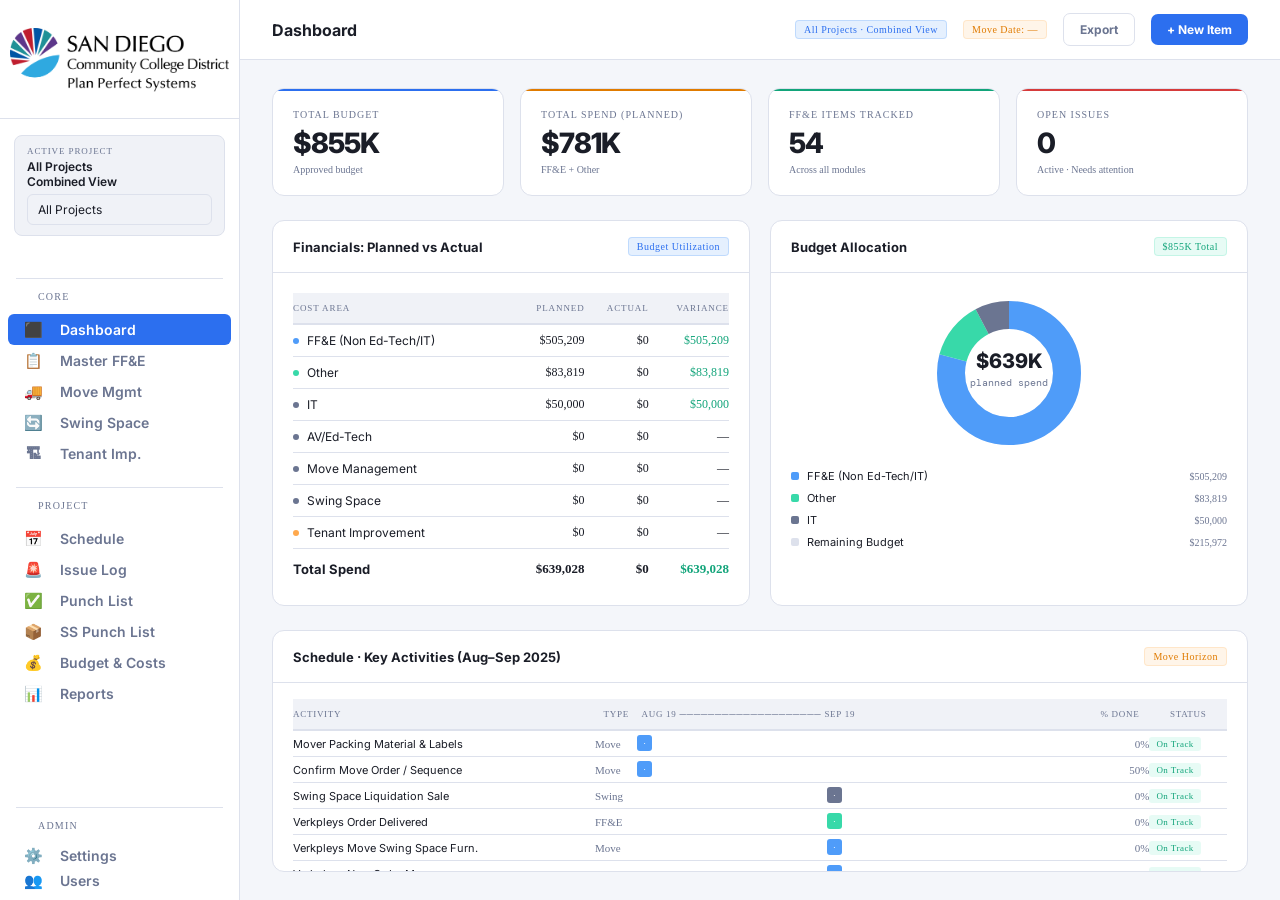
<file: index.html>
<!DOCTYPE html>
<html lang="en">
<head>
<meta charset="UTF-8">
<meta name="viewport" content="width=device-width, initial-scale=1.0">
<title>PPS – Plan Perfect Systems</title>
<link rel="stylesheet" href="pps-theme.css">
<style>
/* ── SPA SHELL ──────────────────────────────────────────────── */
#app-content { flex: 1; display: flex; flex-direction: column; height: 100%; margin-left: 240px; overflow: hidden; }
.page-enter { animation: fadeSlide 0.18s ease; }
@keyframes fadeSlide { from { opacity:0; transform:translateY(6px); } to { opacity:1; transform:translateY(0); } }

/* ── DASHBOARD ──────────────────────────────────────────────── */
.fin-table { width:100%; border-collapse:collapse; }
.fin-table th { font-family:var(--mono); font-size:9px; letter-spacing:0.1em; color:var(--muted); text-transform:uppercase; text-align:right; padding:10px 0; }
.fin-table th:first-child { text-align:left; }
.fin-table td { font-size:12px; padding:8px 0; border-bottom:1px solid var(--border); vertical-align:middle; }
.fin-table td:not(:first-child) { text-align:right; font-family:var(--mono); }
.fin-table tr:last-child td { border-bottom:none; }
.fin-name { display:flex; align-items:center; gap:8px; }
.dot { width:6px; height:6px; border-radius:50%; flex-shrink:0; }
.positive { color:var(--accent2); }
.total-row td { font-weight:700; padding-top:12px; border-top:1px solid var(--border); font-size:13px; }
.gantt-wrap { overflow-x:auto; }
.gantt-table { width:100%; border-collapse:collapse; min-width:800px; }
.gantt-table th { font-family:var(--mono); font-size:9px; color:var(--muted); letter-spacing:0.08em; text-align:center; padding:10px 0; }
.gantt-table th.label-col { text-align:left; min-width:200px; }
.gantt-table td { padding:5px 0; border-bottom:1px solid var(--border); font-size:11px; }
.gantt-table tr:last-child td { border-bottom:none; }
.act-label { white-space:nowrap; overflow:hidden; text-overflow:ellipsis; max-width:200px; padding-right:12px; }
.act-type  { font-family:var(--mono); font-size:9px; color:var(--muted); }
.gantt-cell { position:relative; height:24px; }
.bar { position:absolute; top:4px; height:16px; border-radius:3px; display:flex; align-items:center; padding:0 6px; font-family:var(--mono); font-size:9px; color:#fff; white-space:nowrap; overflow:hidden; }
.pct-badge { font-family:var(--mono); font-size:9px; color:var(--muted); text-align:right; padding-left:8px; }
.donut-wrap { display:flex; flex-direction:column; align-items:center; gap:16px; }
svg.donut { overflow:visible; }
.legend-item { display:flex; align-items:center; gap:8px; font-size:11px; }
.legend-swatch { width:8px; height:8px; border-radius:2px; flex-shrink:0; }
.legend-amt { font-family:var(--mono); font-size:10px; color:var(--muted); margin-left:auto; }

/* ── SCHEDULE ───────────────────────────────────────────────── */
.legend { display:flex; gap:16px; align-items:center; }
.leg-item { display:flex; align-items:center; gap:6px; font-family:var(--mono); font-size:10px; color:var(--muted); }
.leg-dot { width:10px; height:10px; border-radius:2px; }
.gantt-card { background:var(--surface); border:1px solid var(--border); border-radius:12px; overflow:hidden; }
.gantt-header { padding:14px 20px; border-bottom:1px solid var(--border); display:flex; align-items:center; justify-content:space-between; }
.gantt-title { font-size:13px; font-weight:700; }
.gantt-grid { display:flex; min-width:1100px; }
.gantt-labels { width:300px; flex-shrink:0; border-right:1px solid var(--border); }
.gantt-label-header { height:36px; border-bottom:1px solid var(--border); display:flex; align-items:center; padding:0 16px; }
.header-txt { font-family:var(--mono); font-size:9px; color:var(--muted); letter-spacing:0.1em; text-transform:uppercase; }
.gantt-row { height:40px; border-bottom:1px solid var(--border); display:flex; align-items:center; padding:0 16px; gap:8px; }
.gantt-row:last-child { border-bottom:none; }
.act-name { font-size:11px; font-weight:600; flex:1; overflow:hidden; text-overflow:ellipsis; white-space:nowrap; }
.act-type-pill { font-family:var(--mono); font-size:12px; padding:3px 5px; border-radius:2px; flex-shrink:0; }
.tp-move  { background:rgba(79,156,249,0.15); color:var(--accent); }
.tp-ffe   { background:rgba(56,217,169,0.15); color:var(--accent2); }
.tp-other { background:rgba(255,169,77,0.15);  color:var(--warn); }
.tp-swing { background:rgba(107,117,145,0.2);  color:var(--muted); }
.gantt-timeline { flex:1; }
.gantt-dates { height:36px; border-bottom:1px solid var(--border); display:flex; }
.date-col { flex:1; display:flex; align-items:center; justify-content:center; font-family:var(--mono); font-size:9px; color:var(--muted); border-right:1px solid var(--border); }
.date-col:last-child { border-right:none; }
.gantt-bar-row { height:40px; border-bottom:1px solid var(--border); display:flex; align-items:center; position:relative; }
.gantt-bar-row:last-child { border-bottom:none; }
.bar-item { position:absolute; height:22px; border-radius:4px; display:flex; align-items:center; padding:0 8px; font-family:var(--mono); font-size:9px; color:rgba(255,255,255,0.9); white-space:nowrap; overflow:hidden; }
.today-line { position:absolute; top:0; bottom:0; width:2px; background:var(--danger); opacity:0.7; z-index:5; }
.pct-col { width:64px; flex-shrink:0; border-left:1px solid var(--border); }
.pct-header { height:36px; border-bottom:1px solid var(--border); display:flex; align-items:center; justify-content:center; }
.pct-header span { font-family:var(--mono); font-size:9px; color:var(--muted); letter-spacing:0.1em; text-transform:uppercase; }
.pct-row { height:40px; border-bottom:1px solid var(--border); display:flex; align-items:center; justify-content:center; gap:4px; }
.pct-row:last-child { border-bottom:none; }
.pct-num { font-family:var(--mono); font-size:10px; }
.pct-bar { width:28px; height:3px; background:var(--border); border-radius:2px; overflow:hidden; }
.pct-fill { height:100%; background:var(--accent); border-radius:2px; }
.milestone { position:absolute; width:12px; height:12px; background:var(--warn); transform:rotate(45deg); z-index:5; }

/* ── PAGE-SPECIFIC EXTRAS ───────────────────────────────────── */
.note-cell { color:var(--muted); font-size:10px; max-width:180px; overflow:hidden; text-overflow:ellipsis; }
.item-desc { white-space:nowrap; overflow:hidden; text-overflow:ellipsis; max-width:300px; color:var(--muted); font-size:10px; }
/* Table container: fixed height, own scroll context — sticky thead and always-visible scrollbar both work natively */
.table-wrap { overflow:auto; flex:1; min-height:0; }
.table-wrap thead th { position:sticky; top:0; z-index:10; background:var(--surface2); box-shadow:0 2px 0 var(--border); }
.ffe-detail-overlay { position:fixed; inset:0; background:rgba(0,0,0,0.45); z-index:100; display:flex; align-items:center; justify-content:center; }
.ffe-detail-modal { background:var(--surface); border:1px solid var(--border); border-radius:14px; width:680px; max-width:92vw; max-height:85vh; display:flex; flex-direction:column; overflow:hidden; }
.ffe-detail-header { padding:18px 24px; border-bottom:1px solid var(--border); display:flex; align-items:flex-start; justify-content:space-between; gap:12px; }
.ffe-detail-title { font-size:15px; font-weight:700; }
.ffe-detail-subtitle { font-family:var(--mono); font-size:10px; color:var(--muted); margin-top:3px; }
.ffe-detail-close { background:none; border:none; font-size:18px; color:var(--muted); cursor:pointer; flex-shrink:0; padding:0; line-height:1; }
.ffe-detail-close:hover { color:var(--text); }
.ffe-detail-body { overflow-y:auto; padding:20px 24px; display:grid; grid-template-columns:1fr 1fr; gap:0; }
.ffe-detail-field { padding:9px 0; border-bottom:1px solid var(--border); }
.ffe-detail-field:nth-last-child(-n+2) { border-bottom:none; }
.ffe-detail-key { font-family:var(--mono); font-size:9px; color:var(--muted); text-transform:uppercase; letter-spacing:0.08em; margin-bottom:3px; }
.ffe-detail-val { font-size:12px; font-weight:500; }
.severity-high { color:var(--danger); font-family:var(--mono); font-size:9px; font-weight:700; }
.severity-med  { color:var(--warn);   font-family:var(--mono); font-size:9px; font-weight:700; }
.severity-low  { color:var(--muted);  font-family:var(--mono); font-size:9px; }
.pct-inline { display:flex; align-items:center; gap:6px; }
.pct-text { font-family:var(--mono); font-size:10px; width:28px; text-align:right; }

/* ── REPORTS ────────────────────────────────────────────────── */
.reports-grid { display:grid; grid-template-columns:repeat(2,1fr); gap:20px; }
.pbi-card { background:var(--surface); border:1px solid var(--border); border-radius:12px; overflow:hidden; }
.pbi-header { padding:16px 20px; border-bottom:1px solid var(--border); display:flex; align-items:center; justify-content:space-between; }
.pbi-title { font-size:13px; font-weight:700; }
.pbi-meta  { font-family:var(--mono); font-size:9px; color:var(--muted); letter-spacing:0.08em; }
.pbi-embed { height:280px; background:var(--surface2); display:flex; flex-direction:column; align-items:center; justify-content:center; gap:12px; }
.pbi-icon  { font-size:36px; opacity:0.3; }
.pbi-label { font-family:var(--mono); font-size:11px; color:var(--muted); text-align:center; line-height:1.6; }
.pbi-label strong { color:var(--accent); }
.pbi-footer { padding:12px 20px; border-top:1px solid var(--border); display:flex; align-items:center; gap:8px; }
.export-panel { background:var(--surface); border:1px solid var(--border); border-radius:12px; padding:20px 24px; display:flex; align-items:center; gap:16px; flex-wrap:wrap; }
.export-label { font-size:13px; font-weight:700; flex:1; min-width:160px; }
.export-sub   { font-family:var(--mono); font-size:10px; color:var(--muted); margin-top:2px; }
.export-btns  { display:flex; gap:10px; flex-wrap:wrap; }
.export-btn   { display:flex; align-items:center; gap:6px; padding:9px 16px; border-radius:7px; border:1px solid var(--border); background:var(--surface2); font-family:var(--sans); font-size:12px; font-weight:600; color:var(--text); cursor:pointer; }
.export-btn:hover { border-color:var(--accent); color:var(--accent); }
.export-btn .ext { font-family:var(--mono); font-size:9px; background:var(--border); padding:1px 5px; border-radius:3px; color:var(--muted); }

/* ── ADMIN ──────────────────────────────────────────────────── */
.settings-grid { display:grid; grid-template-columns:1fr 1fr; gap:20px; }
.setting-row { display:flex; align-items:center; justify-content:space-between; padding:14px 0; border-bottom:1px solid var(--border); gap:20px; }
.setting-row:last-child { border-bottom:none; }
.setting-label { font-size:13px; font-weight:600; }
.setting-desc  { font-family:var(--mono); font-size:10px; color:var(--muted); margin-top:2px; }
.setting-input  { background:var(--surface2); border:1px solid var(--border); border-radius:6px; padding:7px 10px; font-family:var(--sans); font-size:12px; color:var(--text); outline:none; min-width:200px; }
.setting-input:focus { border-color:var(--accent); }
.setting-select { background:var(--surface2); border:1px solid var(--border); border-radius:6px; padding:7px 10px; font-family:var(--sans); font-size:12px; color:var(--text); outline:none; appearance:none; cursor:pointer; min-width:160px; }
.toggle-wrap { display:flex; align-items:center; gap:8px; }
.toggle { width:36px; height:20px; border-radius:10px; background:var(--border); position:relative; cursor:pointer; transition:background 0.2s; flex-shrink:0; }
.toggle.on { background:var(--accent); }
.toggle::after { content:''; position:absolute; width:14px; height:14px; border-radius:50%; background:#fff; top:3px; left:3px; transition:left 0.2s; }
.toggle.on::after { left:19px; }
.toggle-label { font-family:var(--mono); font-size:10px; color:var(--muted); }
.lookup-tag { display:inline-flex; align-items:center; gap:5px; padding:4px 10px; background:var(--surface2); border:1px solid var(--border); border-radius:5px; font-family:var(--mono); font-size:10px; color:var(--text); margin:3px; }
.lookup-tag .remove { color:var(--muted); cursor:pointer; font-size:12px; line-height:1; }
.lookup-tag .remove:hover { color:var(--danger); }
.lookup-add { display:flex; gap:8px; margin-top:10px; }
.lookup-add input { background:var(--surface2); border:1px solid var(--border); border-radius:6px; padding:6px 10px; font-family:var(--sans); font-size:11px; color:var(--text); outline:none; flex:1; }
.lookup-add input:focus { border-color:var(--accent); }

/* ── USERS ──────────────────────────────────────────────────── */
.user-avatar { width:28px; height:28px; border-radius:50%; background:var(--accent); display:flex; align-items:center; justify-content:center; font-size:11px; font-weight:700; color:#fff; flex-shrink:0; }
.user-cell { display:flex; align-items:center; gap:10px; }
.user-cell-name  { font-size:12px; font-weight:600; }
.user-cell-email { font-family:var(--mono); font-size:10px; color:var(--muted); }
.role-admin  { background:rgba(255,107,107,0.1); color:var(--danger); border:1px solid rgba(255,107,107,0.2); font-family:var(--mono); font-size:9px; padding:2px 7px; border-radius:3px; display:inline-block; }
.role-pm     { background:rgba(79,156,249,0.12);  color:var(--accent); border:1px solid rgba(79,156,249,0.2);  font-family:var(--mono); font-size:9px; padding:2px 7px; border-radius:3px; display:inline-block; }
.role-viewer { background:rgba(107,117,145,0.15); color:var(--muted);  border:1px solid var(--border);          font-family:var(--mono); font-size:9px; padding:2px 7px; border-radius:3px; display:inline-block; }
.u-active    { background:rgba(56,217,169,0.12);  color:var(--accent2); }
.u-inactive  { background:rgba(107,117,145,0.15); color:var(--muted); }
.u-pending   { background:rgba(255,169,77,0.12);  color:var(--warn); }
.proj-tag { display:inline-block; padding:2px 7px; background:var(--surface2); border:1px solid var(--border); border-radius:3px; font-family:var(--mono); font-size:9px; color:var(--muted); margin:1px; }
</style>
</head>
<body>

<!-- ── SIDEBAR ──────────────────────────────────────────────── -->
<aside class="sidebar">
  <div class="logo">
    <img src="logo.png" alt="PPS Logo" style="max-width:100%; height:auto;">
  </div>
  <div class="project-chip">
  <div class="label">Active Project</div>
  <div class="name" id="sidebar-project-name"></div>
  <select id="project-switcher" class="setting-select" style="width:100%;margin-top:4px;font-size:12px;">
    <option value="ALL">All Projects</option>
    <option value="PPS">1450 Frazee Road</option>
    <option value="PPS_2">City College</option>
  </select>
</div>
  <nav>
    <div class="nav-section">Core</div>
    <a class="nav-item" href="#dashboard"  data-route="dashboard"> <span class="icon">⬛</span> Dashboard</a>
    <a class="nav-item" href="#ffe"        data-route="ffe">       <span class="icon">📋</span> Master FF&amp;E</a>
    <a class="nav-item" href="#move"       data-route="move">      <span class="icon">🚚</span> Move Mgmt</a>
    <a class="nav-item" href="#swing"      data-route="swing">     <span class="icon">🔄</span> Swing Space</a>
    <a class="nav-item" href="#ti"         data-route="ti">        <span class="icon">🏗</span> Tenant Imp.</a>
    <div class="nav-section">Project</div>
    <a class="nav-item" href="#schedule"   data-route="schedule">  <span class="icon">📅</span> Schedule</a>
    <a class="nav-item" href="#issues"     data-route="issues">    <span class="icon">🚨</span> Issue Log</a>
    <a class="nav-item" href="#punchlist"  data-route="punchlist"> <span class="icon">✅</span> Punch List</a>
    <a class="nav-item" href="#sspunchlist" data-route="sspunchlist"><span class="icon">📦</span> SS Punch List</a>
    <a class="nav-item" href="#budget"      data-route="budget">     <span class="icon">💰</span> Budget &amp; Costs</a>
    <a class="nav-item" href="#reports"    data-route="reports">   <span class="icon">📊</span> Reports</a>
    <div style="flex:1;min-height:80px;"></div>
    <div class="nav-section">Admin</div>
    <a class="nav-item nav-item--compact" href="#settings"   data-route="settings">  <span class="icon">⚙️</span> Settings</a>
    <a class="nav-item nav-item--compact" href="#users"      data-route="users">     <span class="icon">👥</span> Users</a>
  </nav>
  <div class="user-area">
    <div class="user-chip">
      <div class="avatar" id="user-initials">—</div>
      <div><div class="user-name" id="user-name">—</div><div class="user-role" id="user-role">—</div></div>
    </div>
  </div>
</aside>

<!-- ── MAIN CONTENT AREA ─────────────────────────────────────── -->
<div id="app-content"></div>
<script src="pps-data.js"></script>
<script>
// =============================================================
// PPS SPA — Single Page Application
// =============================================================

// ── Shared helpers ────────────────────────────────────────────
const fmt  = n => n === 0 ? '$0' : '$' + n.toLocaleString();
const fmtK = n => '$' + Math.round(n / 1000) + 'K';
const processStatusClass = {'In Stock':'s-instock','Ordered':'s-ordered','Review':'s-review','Quoted':'s-quoted','Delivered':'s-delivered'};
const ffeStatusClass     = {'On Track':'fs-ontrack','Issue':'fs-issue','N/A':'fs-na'};
const priorityClass      = {'High':'p-high','Med':'p-med','Low':'p-low'};
const moveStatusClass    = {'On Track':'ms-ontrack','Complete':'ms-complete','Issue':'ms-issue','—':'ms-na'};
const typeColor          = {'Move':'#4f9cf9','FF&E':'#38d9a9','Swing':'#6b7591','Other':'#ffa94d'};
const typePillClass      = {'Move':'tp-move','FF&E':'tp-ffe','Swing':'tp-swing','Other':'tp-other'};
const avatarColors       = ['#4f9cf9','#38d9a9','#ffa94d','#ff6b6b','#a78bfa'];

// ── Merge helper ──────────────────────────────────────────────
function mergeFinancials(a, b) {
  return a.map(row => {
    const match = b.find(r => r.label === row.label);
    return match ? { ...row, planned: row.planned + match.planned, actual: row.actual + match.actual } : row;
  });
}

const PPS_ALL = {
  project: {
    name: 'All Projects',
    subtitle: 'Combined View',
    moveDate: '—',
    budget: PPS.project.budget + PPS_2.project.budget,
    plannedSpend: PPS.project.plannedSpend + PPS_2.project.plannedSpend,
  },
  user: PPS.user,
  financials: mergeFinancials(PPS.financials, PPS_2.financials),
  ffeItems: [...PPS.ffeItems, ...PPS_2.ffeItems],
  moveRecords: [...PPS.moveRecords, ...PPS_2.moveRecords],
  scheduleActivities: [...PPS.scheduleActivities, ...PPS_2.scheduleActivities],
  users: [...PPS.users, ...PPS_2.users],
  swingSpaceItems: [...PPS.swingSpaceItems, ...PPS_2.swingSpaceItems],
  tenantImprovementItems: [...PPS.tenantImprovementItems, ...PPS_2.tenantImprovementItems],
  issues: [...PPS.issues, ...PPS_2.issues],
  punchListItems: [...PPS.punchListItems, ...PPS_2.punchListItems],
  ssPunchListItems: [...(PPS.ssPunchListItems||[]), ...(PPS_2.ssPunchListItems||[])],
  budgetItems: [...(PPS.budgetItems||[]), ...(PPS_2.budgetItems||[])],
  budgetSummary: { ffebudget: PPS.project.budget + PPS_2.project.budget, contingencyPct:0.10, totalFFEBudget: PPS.project.budget + PPS_2.project.budget, plannedGrandTotal: PPS.project.plannedSpend + PPS_2.project.plannedSpend, actualGrandTotal: 0 },
};

// ── Active Project ────────────────────────────────────────────
// localStorage keys and array list must be defined before load call
const LS_KEYS = { PPS: 'pps_data_PPS', PPS_2: 'pps_data_PPS_2' };
const SAVED_ARRAYS = [
  'ffeItems', 'issues', 'moveRecords', 'swingSpaceItems',
  'tenantImprovementItems', 'scheduleActivities', 'budgetItems', 'punchListItems'
];
// Load any persisted data from localStorage before setting ACTIVE
loadFromLocalStorage();

let ACTIVE = PPS_ALL;

function updateSidebar() {
  document.getElementById('sidebar-project-name').innerHTML = ACTIVE.project.name + '<br>' + ACTIVE.project.subtitle;
  document.getElementById('user-initials').textContent = ACTIVE.user.initials;
  document.getElementById('user-name').textContent     = ACTIVE.user.name;
  document.getElementById('user-role').textContent     = ACTIVE.user.role;
}
updateSidebar();

const switcher = document.getElementById('project-switcher');
if (switcher) {
  switcher.value = 'ALL'
  switcher.addEventListener('change', function () {
  if (this.value === 'PPS_2') ACTIVE = PPS_2;
  else if (this.value === 'ALL') ACTIVE = PPS_ALL;
  else ACTIVE = PPS;
  updateSidebar();
  navigate(location.hash.replace('#', '') || 'dashboard');
});
}

// ── Filter chip + search wiring ───────────────────────────────
function wireFilters(container, getData, searchFn, filterFn, renderFn) {
  let activeFilter = 'All';
  let searchQuery  = '';
  function apply() {
    let items = getData();
    if (searchQuery) items = items.filter(i => searchFn(i, searchQuery));
    renderFn(items, activeFilter);
  }
  container.querySelectorAll('.filter-chip').forEach(chip => {
    chip.addEventListener('click', function() {
      container.querySelectorAll('.filter-chip').forEach(c => c.classList.remove('active','green'));
      this.classList.add('active');
      activeFilter = this.textContent.replace('🚨 ','').replace('🔴 ','').trim();
      apply();
    });
  });
  const searchInput = container.querySelector('.search-box input');
  if (searchInput) searchInput.addEventListener('input', function() { searchQuery = this.value.toLowerCase(); apply(); });
  apply();
}

function showFFEDetail(id) {
  const i = ACTIVE.ffeItems.find(x => x.id === id)
         || ACTIVE.swingSpaceItems.find(x => x.id === id)
         || ACTIVE.tenantImprovementItems.find(x => x.id === id)
         || ACTIVE.moveRecords.find(x => x.id === id);
  if (!i) return;
  const skip = new Set(['id','name','desc']);
  const labelMap = {
    id:'ID', name:'Item Name', desc:'Description', type:'Type', vendor:'Vendor',
    procMethod:'Proc. Method', locationCurrent:'Current Location', locationNew:'New Location',
    roomType:'Room Type', roomNo:'Room No.', qtyNeeded:'Qty Needed', qtyExisting:'Qty Existing',
    qtyNew:'Qty New', unitPrice:'Unit Price', extCost:'Ext. Cost', processStatus:'Process Status',
    ffeStatus:'FF&E Status', condition:'Condition', priority:'Priority', swing:'Swing Space?',
    moveId:'Move ID', notes:'Notes', location:'Location', assignedTo:'Assigned To',
    fromDate:'From Date', toDate:'To Date', ffeId:'FF&E ID', ssId:'SS ID',
    scope:'Scope', contractor:'Contractor', plannedCost:'Planned Cost', actualCost:'Actual Cost',
    startDate:'Start Date', endDate:'End Date', userGroup:'User/Group',
    fromFloor:'From Floor', fromRoom:'From Room', toFloor:'To Floor', toRoom:'To Room',
    moveDate:'Move Date', mover:'Mover', poc:'POC', status:'Status',
  };
  const header = [['ID', i.id], ['Item Name', i.name], ['Description', i.desc || '—']];
  const rest = Object.entries(i)
    .filter(([k]) => !skip.has(k))
    .map(([k, v]) => {
      const label = labelMap[k] || k;
      let val = v;
      if (typeof v === 'boolean') val = v ? 'Yes' : 'No';
      else if (typeof v === 'number') val = k.toLowerCase().includes('cost') || k.toLowerCase().includes('price') ? fmt(v) : v;
      else if (v === null || v === undefined || v === '') val = '—';
      return [label, val];
    });
  const fields = [...header, ...rest];
  const overlay = document.createElement('div');
  overlay.className = 'ffe-detail-overlay';
  overlay.innerHTML = `
    <div class="ffe-detail-modal">
      <div class="ffe-detail-header">
        <div>
          <div class="ffe-detail-title">${i.name}</div>
          <div class="ffe-detail-subtitle">${i.id} · ${i.type}</div>
        </div>
        <button class="ffe-detail-close" onclick="this.closest('.ffe-detail-overlay').remove()">✕</button>
      </div>
      <div class="ffe-detail-body">
        ${fields.map(([k,v]) => `<div class="ffe-detail-field"><div class="ffe-detail-key">${k}</div><div class="ffe-detail-val">${v}</div></div>`).join('')}
      </div>
    </div>`;
  overlay.addEventListener('click', e => { if (e.target === overlay) overlay.remove(); });
  document.body.appendChild(overlay);
}

function emptyRow(cols, msg) {
  return `<tr><td colspan="${cols}" style="text-align:center;padding:40px;color:var(--muted);font-family:var(--mono);font-size:11px;">${msg}</td></tr>`;
}

// =============================================================
// PAGE RENDERERS
// =============================================================

// ── DASHBOARD ─────────────────────────────────────────────────
function renderDashboard() {
  const totalPlanned = ACTIVE.financials.reduce((s,r)=>s+r.planned,0);
  const totalActual  = ACTIVE.financials.reduce((s,r)=>s+r.actual,0);
  const issueCount   = ACTIVE.moveRecords.filter(m=>m.status==='Issue').length;
  const remaining    = ACTIVE.project.budget - totalPlanned;

  const finRows = ACTIVE.financials.map(r => {
    const v = r.planned - r.actual;
    return `<tr><td><span class="fin-name"><span class="dot" style="background:${r.color}"></span>${r.label}</span></td><td>${fmt(r.planned)}</td><td>${fmt(r.actual)}</td><td>${v>0?`<span class="positive">${fmt(v)}</span>`:'—'}</td></tr>`;
  }).join('') + `<tr class="total-row"><td>Total Spend</td><td>${fmt(totalPlanned)}</td><td>${fmt(totalActual)}</td><td><span class="positive">${fmt(totalPlanned-totalActual)}</span></td></tr>`;

  const CIRC = 2*Math.PI*58;
  const withBudget = ACTIVE.financials.filter(r=>r.planned>0);
  let off=0;
  const circles = withBudget.map(r => { const d=(r.planned/totalPlanned)*CIRC; const c=`<circle cx="80" cy="80" r="58" fill="none" stroke="${r.color}" stroke-width="28" stroke-dasharray="${d.toFixed(1)} ${(CIRC-d).toFixed(1)}" stroke-dashoffset="${(-off).toFixed(1)}" transform="rotate(-90 80 80)"/>`; off+=d; return c; }).join('');
  const legend = withBudget.map(r=>`<div class="legend-item"><span class="legend-swatch" style="background:${r.color}"></span>${r.label}<span class="legend-amt">${fmt(r.planned)}</span></div>`).join('') + `<div class="legend-item"><span class="legend-swatch" style="background:var(--border)"></span>Remaining Budget<span class="legend-amt">${fmt(remaining)}</span></div>`;

  const DAYS=31;
  const ganttRows = ACTIVE.scheduleActivities.slice(0,8).map(a => {
    const l=((a.startDay/DAYS)*100).toFixed(1), w=Math.max(3,(a.durationDays/DAYS)*100).toFixed(1);
    const sc=a.pctComplete===100?'s-done':(a.type==='Other'&&a.durationDays>5)?'s-issue':'s-track';
    const sl=a.pctComplete===100?'Complete':(a.type==='Other'&&a.durationDays>5)?'Issue':'On Track';
    return `<tr><td class="act-label">${a.name}</td><td class="act-type">${a.type}</td><td class="gantt-cell"><div class="bar" style="background:${typeColor[a.type]||'#6b7591'};left:${l}%;width:${w}%;">·</div></td><td class="pct-badge">${a.pctComplete}%</td><td><span class="status ${sc}">${sl}</span></td></tr>`;
  }).join('');

  return `
  <div class="topbar">
    <span class="page-title">Dashboard</span>
    <span class="badge badge-blue">${ACTIVE.project.name} · ${ACTIVE.project.subtitle}</span>
    <span class="badge badge-warn">Move Date: ${ACTIVE.project.moveDate}</span>
    <button class="btn btn-ghost">Export</button>
    <button class="btn btn-primary">+ New Item</button>
  </div>
  <div class="content">
    <div class="stats-row">
      <div class="stat-card blue"><div class="stat-label">Total Budget</div><div class="stat-value">${fmtK(ACTIVE.project.budget)}</div><div class="stat-sub">Approved budget</div></div>
      <div class="stat-card warn"><div class="stat-label">Total Spend (Planned)</div><div class="stat-value">${fmtK(ACTIVE.project.plannedSpend)}</div><div class="stat-sub">FF&amp;E + Other</div></div>
      <div class="stat-card green"><div class="stat-label">FF&amp;E Items Tracked</div><div class="stat-value">${ACTIVE.ffeItems.length}</div><div class="stat-sub">Across all modules</div></div>
      <div class="stat-card red"><div class="stat-label">Open Issues</div><div class="stat-value">${issueCount}</div><div class="stat-sub">Active · Needs attention</div></div>
    </div>
    <div class="grid-2">
      <div class="card"><div class="card-header"><span class="card-title">Financials: Planned vs Actual</span><span class="badge badge-blue">Budget Utilization</span></div><div class="card-body"><table class="fin-table"><thead><tr><th>Cost Area</th><th>Planned</th><th>Actual</th><th>Variance</th></tr></thead><tbody>${finRows}</tbody></table></div></div>
      <div class="card"><div class="card-header"><span class="card-title">Budget Allocation</span><span class="badge badge-green">${fmtK(ACTIVE.project.budget)} Total</span></div><div class="card-body"><div class="donut-wrap"><svg width="160" height="160" class="donut" viewBox="0 0 160 160"><circle cx="80" cy="80" r="58" fill="none" stroke="var(--surface2)" stroke-width="28"/>${circles}<text x="80" y="75" text-anchor="middle" fill="var(--text)" font-family="Inter" font-size="20" font-weight="800">${fmtK(totalPlanned)}</text><text x="80" y="93" text-anchor="middle" fill="var(--muted)" font-family="DM Mono" font-size="10">planned spend</text></svg><div style="width:100%;display:flex;flex-direction:column;gap:8px;">${legend}</div></div></div></div>
    </div>
    <div class="card"><div class="card-header"><span class="card-title">Schedule · Key Activities (Aug–Sep 2025)</span><span class="badge badge-warn">Move Horizon</span></div><div class="card-body" style="padding:16px 20px;"><div class="gantt-wrap"><table class="gantt-table"><thead><tr><th class="label-col">Activity</th><th>Type</th><th style="min-width:300px;text-align:left;padding-left:4px;">Aug 19 ──────────────────── Sep 19</th><th>% Done</th><th>Status</th></tr></thead><tbody>${ganttRows}</tbody></table></div></div></div>
  </div>`;
}

// ── FF&E LIST ─────────────────────────────────────────────────
function renderFFE() {
  return `
  <div class="topbar">
    <span class="page-title">Master FF&amp;E List</span>
    <span class="badge badge-blue" id="ffe-count-badge">${ACTIVE.ffeItems.length} Items</span>
    <div class="topbar-spacer"></div>
    <button class="btn btn-ghost">Import CSV</button><button class="btn btn-ghost">Export</button><button class="btn btn-primary" id="btn-add-ffe">+ Add Item</button>
  </div>
  <div class="toolbar">
    <div class="search-box"><span style="color:var(--muted);font-size:13px;">🔍</span><input type="text" placeholder="Search by name, ID, room, vendor, user group…"></div>
    <div class="filter-chip active">All Types</div><div class="filter-chip">Furniture</div><div class="filter-chip">AV/Ed-Tech</div><div class="filter-chip">IT</div><div class="filter-chip">Other</div><div class="filter-chip">🚨 Issues Only</div>
    <span class="count-label" id="ffe-count-label"></span>
  </div>
  <div class="table-wrap" style="flex:1;min-height:0;overflow:auto;" id="ffe-table-wrap"><table style="min-width:2000px;" id="ffe-table">
    <thead><tr>
      <th>FF&amp;E ID</th><th>Item Name</th><th>Type</th><th>Vendor</th><th>Vendor POC</th><th>User/Group</th>
      <th>Cur. Building</th><th>Cur. Floor</th><th>Cur. Room Type</th><th>Cur. Room No.</th>
      <th>New Building</th><th>New Floor</th><th>New Room Type</th><th>New Room No.</th>
      <th>Proc. Method</th><th>Funding</th>
      <th>Dimensions</th><th>Power</th><th>Data</th><th>Mounting</th>
      <th>Qty Needed</th><th>Qty Exist.</th><th>Qty New</th><th>UOM</th><th>Unit Price</th><th>Ext. Cost</th>
      <th>ETA</th><th>Process Status</th><th>FF&amp;E Status</th><th>Condition</th>
      <th>Warranty</th><th>Priority</th><th>Swing?</th><th>Punch List?</th>
      <th>Move ID</th><th>SS ID</th><th>Notes</th><th></th>
    </tr></thead>
    <tbody id="ffe-tbody"></tbody>
  </table></div>
  <div class="pagination"><span class="page-info" id="ffe-info"></span></div>`;
}
function initFFE(c) {
  wireFilters(c, ()=>ACTIVE.ffeItems,
    (i,q)=>i.name.toLowerCase().includes(q)||i.id.toLowerCase().includes(q)||(i.curRoomNo||'').toLowerCase().includes(q)||(i.newRoomNo||'').toLowerCase().includes(q)||i.vendor.toLowerCase().includes(q)||(i.userGroup||'').toLowerCase().includes(q),
    ()=>{},
    (items,filter)=>{
      const f = filter==='Issues Only'?items.filter(i=>i.ffeStatus==='Issue'):filter!=='All Types'&&filter!=='All'?items.filter(i=>i.type.toLowerCase().includes(filter.toLowerCase())):items;
      document.getElementById('ffe-count-badge').textContent=f.length+' Items';
      document.getElementById('ffe-count-label').textContent=f.length+' items';
      document.getElementById('ffe-info').textContent=f.length+' items';
      document.getElementById('ffe-tbody').innerHTML=f.length===0?emptyRow(38,'No items match'):f.map(i=>`<tr>
        <td class="id-cell">${i.id}</td>
        <td style="max-width:220px;"><span class="item-name" style="cursor:pointer;color:var(--accent);text-decoration:none;" onmouseover="this.style.textDecoration='underline'" onmouseout="this.style.textDecoration='none'" onclick="showFFEDetail('${i.id}')">${i.name}</span>${i.desc&&i.desc!==i.name?'<div class="item-desc">'+i.desc+'</div>':''}</td>
        <td class="muted-cell" style="max-width:140px;white-space:normal;">${i.type}</td>
        <td>${i.vendor||'—'}</td><td class="muted-cell">${i.vendorPOC||'—'}</td><td class="muted-cell">${i.userGroup||'—'}</td>
        <td class="muted-cell">${i.curBuilding||'—'}</td><td class="muted-cell">${i.curFloor||'—'}</td><td class="muted-cell">${i.curRoomType||'—'}</td><td class="muted-cell">${i.curRoomNo||'—'}</td>
        <td class="muted-cell">${i.newBuilding||'—'}</td><td class="muted-cell">${i.newFloor||'—'}</td><td class="muted-cell">${i.newRoomType||'—'}</td><td class="muted-cell">${i.newRoomNo||'—'}</td>
        <td class="muted-cell">${i.procMethod||'—'}</td><td class="muted-cell">${i.fundingSource||'—'}</td>
        <td class="muted-cell">${i.dimensions||'—'}</td><td class="muted-cell">${i.powerType||'—'}</td><td class="muted-cell">${i.dataType||'—'}</td><td class="muted-cell">${i.mountingType||'—'}</td>
        <td class="qty-cell">${i.qtyNeeded}</td><td class="qty-cell">${i.qtyExisting}</td><td class="qty-cell">${i.qtyNew}</td><td class="muted-cell">${i.uom||'—'}</td>
        <td class="cost-cell">${fmt(i.unitPrice)}</td><td class="cost-cell">${fmt(i.extCost)}</td>
        <td class="muted-cell" style="font-family:var(--mono);font-size:10px;">${i.eta||'—'}</td>
        <td><span class="status ${processStatusClass[i.processStatus]||''}">${i.processStatus||'—'}</span></td>
        <td><span class="ffe-status ${ffeStatusClass[i.ffeStatus]||''}">${i.ffeStatus||'—'}</span></td>
        <td class="muted-cell">${i.condition||'—'}</td>
        <td class="muted-cell">${i.warranty||'—'}</td>
        <td><span class="priority ${priorityClass[i.priority]||''}">${i.priority||'—'}</span></td>
        <td class="muted-cell">${i.swing?'Yes':'No'}</td>
        <td class="muted-cell">${i.punchListItem?'Yes':'—'}</td>
        <td class="link-cell">${i.moveId||'—'}</td><td class="link-cell">${i.ssId||'—'}</td>
        <td class="note-cell">${i.notes||'—'}</td>
        <td><div class="row-actions"><button class="action-btn" onclick="editRecord('ffe','${i.id}')">Edit</button><button class="action-btn" onclick="showFFEDetail('${i.id}')">View</button></div></td>
            </tr>`).join('');
});
}
function renderMove() {
  const r=ACTIVE.moveRecords;
  return `
  <div class="topbar">
    <span class="page-title">Move Management</span>
    <span class="badge badge-blue" id="move-count-badge">${r.length} Moves</span>
    <span class="badge badge-warn">Move Date: ${ACTIVE.project.moveDate}</span>
    <div class="topbar-spacer"></div>
    <button class="btn btn-ghost">Export</button><button class="btn btn-primary" id="btn-add-move">+ Add Move</button>
  </div>
  <div class="toolbar" style="border-top:1px solid var(--border);">
    <div class="search-box"><span style="color:var(--muted);font-size:13px;">🔍</span><input placeholder="Search item, room, ID…"></div>
    <div class="filter-chip active">All</div><div class="filter-chip green">Complete</div><div class="filter-chip">On Track</div><div class="filter-chip">Issues</div>
    <span class="count-label" id="move-count-label"></span>
  </div>
  <div class="table-wrap" style="flex:1;min-height:0;overflow:auto;"><table style="min-width:1200px;">
    <caption style="caption-side:top;padding:20px 32px 16px;text-align:left;background:var(--bg);border-bottom:1px solid var(--border);">
      <div class="stats-row" style="grid-template-columns:repeat(5,1fr);gap:14px;">
        <div class="stat-card blue"><div class="stat-label">Total Moves</div><div class="stat-value" style="font-size:24px;">${r.length}</div><div class="stat-sub">All records</div></div>
        <div class="stat-card green"><div class="stat-label">On Track</div><div class="stat-value" style="font-size:24px;">${r.filter(m=>m.status==='On Track').length}</div><div class="stat-sub">Scheduled · OK</div></div>
        <div class="stat-card warn"><div class="stat-label">No Status</div><div class="stat-value" style="font-size:24px;">${r.filter(m=>m.status==='—').length}</div><div class="stat-sub">Needs update</div></div>
        <div class="stat-card red"><div class="stat-label">Issues</div><div class="stat-value" style="font-size:24px;">${r.filter(m=>m.status==='Issue').length}</div><div class="stat-sub">Active issues</div></div>
        <div class="stat-card muted"><div class="stat-label">Completed</div><div class="stat-value" style="font-size:24px;">${r.filter(m=>m.status==='Complete').length}</div><div class="stat-sub">Done</div></div>
      </div>
    </caption>
    <thead><tr><th>Move ID</th><th>Item Being Moved</th><th>User/Group</th><th>From Building</th><th>From Floor</th><th>From Room</th><th>→ To Building</th><th>→ To Floor</th><th>→ To Room</th><th>Room Type</th><th>Sched. Move Date</th><th>Date Moved</th><th>No. Boxes</th><th>Box Tags</th><th>Mover</th><th>Mover POC</th><th>Status</th><th>Move Cost</th><th>Swing?</th><th>FF&amp;E ID</th><th>SS ID</th><th>POC</th><th>Notes</th><th></th></tr></thead>
    <tbody id="move-tbody"></tbody>
  </table></div>
  <div class="pagination"><span class="badge badge-blue" style="margin-right:8px;">Mover: ${ACTIVE.project.mover} · POC: ${ACTIVE.project.moverPOC}</span><span class="page-info" id="move-info"></span></div>`;
}
function initMove(c) {
  wireFilters(c, ()=>ACTIVE.moveRecords,
    (m,q)=>m.itemName.toLowerCase().includes(q)||m.id.toLowerCase().includes(q)||m.fromRoom.toLowerCase().includes(q)||m.toRoom.toLowerCase().includes(q),
    ()=>{},
    (items,filter)=>{
      const f=filter==='Complete'?items.filter(m=>m.status==='Complete'):filter==='On Track'?items.filter(m=>m.status==='On Track'):filter==='Issues'?items.filter(m=>m.status==='Issue'):items;
      document.getElementById('move-count-badge').textContent=f.length+' Moves';
      document.getElementById('move-count-label').textContent=f.length+' moves';
      document.getElementById('move-tbody').innerHTML=f.length===0?emptyRow(17,'No records match'):f.map(m=>{const os=m.toFloor!==m.fromFloor;return`<tr>
        <td class="id-cell">${m.id}</td><td style="font-weight:600;">${m.itemName}</td><td class="muted-cell">${m.userGroup}</td>
        <td class="muted-cell">${m.fromFloor}</td><td class="muted-cell">${m.fromRoom}</td>
        <td class="${os?'':'muted-cell'}"${os?' style="color:var(--warn);"':''}>${m.toFloor}</td>
        <td class="${os?'':'muted-cell'}"${os?' style="color:var(--warn);"':''}>${m.toRoom}</td>
        <td class="muted-cell">${m.roomType}</td><td style="font-family:var(--mono);font-size:10px;">${m.moveDate}</td><td class="muted-cell">${m.mover}</td>
        <td><span class="move-status ${moveStatusClass[m.status]||'ms-na'}">${m.status}</span></td>
        <td class="muted-cell">${m.swing?'Yes':'No'}</td><td class="link-cell">${m.ffeId}</td><td class="link-cell">${m.ssId}</td>
        <td class="muted-cell">${m.poc}</td><td class="note-cell">${m.notes||'—'}</td>
        <td><div class="row-actions"><button class="action-btn" onclick="editRecord('move','${m.id}')">Edit</button></div></td>
            </tr>`}).join('');
});
}
function renderSchedule() {
  const DAYS=31;
  const labels=ACTIVE.scheduleActivities.map(a=>`<div class="gantt-row"><span class="act-name">${a.name}</span><span class="act-type-pill ${typePillClass[a.type]||''}">${a.type}</span></div>`).join('');
  const bars=ACTIVE.scheduleActivities.map(a=>{const l=((a.startDay/DAYS)*100).toFixed(1),w=Math.max(3,(a.durationDays/DAYS)*100).toFixed(1);return`<div class="gantt-bar-row"><div class="bar-item" style="background:${typeColor[a.type]||'#6b7591'};left:${l}%;width:${w}%;">${a.durationDays>3?a.name:'▌'}</div></div>`;}).join('');
  const pcts=ACTIVE.scheduleActivities.map(a=>`<div class="pct-row"><span class="pct-num" style="color:${a.pctComplete>0?'var(--accent2)':'var(--muted)'};">${a.pctComplete}%</span>${a.pctComplete>0?'<div class="pct-bar"><div class="pct-fill" style="width:'+a.pctComplete+'%"></div></div>':''}</div>`).join('');
  return `
  <div class="topbar">
    <span class="page-title">Schedule</span>
    <span class="badge badge-blue">${ACTIVE.scheduleActivities.length} Activities</span>
    <span class="badge badge-warn">⚑ Move Date: ${ACTIVE.project.moveDate}</span>
    <div class="topbar-spacer"></div>
    <div class="legend"><div class="leg-item"><div class="leg-dot" style="background:#4f9cf9"></div>Move Mgmt</div><div class="leg-item"><div class="leg-dot" style="background:#38d9a9"></div>FF&amp;E</div><div class="leg-item"><div class="leg-dot" style="background:#ffa94d"></div>Other</div><div class="leg-item"><div class="leg-dot" style="background:#6b7591"></div>Swing Space</div></div>
    <button class="btn btn-ghost">Export</button><button class="btn btn-primary" id="btn-add-schedule">+ Add Activity</button>
  </div>
  <div class="content" style="flex:1;overflow:auto;">
    <div class="gantt-card">
      <div class="gantt-header"><span class="gantt-title">Project Gantt — Aug 19 → Sep 19, 2025 (32 days)</span><div style="display:flex;gap:8px;"><button class="btn btn-ghost" style="font-size:10px;padding:5px 10px;">Week</button><button class="btn btn-ghost" style="font-size:10px;padding:5px 10px;border-color:var(--accent);color:var(--accent);">Day</button></div></div>
      <div class="gantt-wrap"><div class="gantt-grid">
        <div class="gantt-labels"><div class="gantt-label-header"><span class="header-txt">Activity</span></div>${labels}</div>
        <div class="gantt-timeline" style="position:relative;">
          <div class="gantt-dates"><div class="date-col">Aug 19</div><div class="date-col">Aug 23</div><div class="date-col">Aug 27</div><div class="date-col">Aug 31</div><div class="date-col">Sep 4</div><div class="date-col">Sep 8</div><div class="date-col">Sep 12</div><div class="date-col">Sep 16</div><div class="date-col">Sep 19</div></div>
          ${bars}
          <div class="today-line" style="left:99.5%;"></div><div class="milestone" style="position:absolute;right:6px;top:8px;"></div>
        </div>
        <div class="pct-col"><div class="pct-header"><span>%</span></div>${pcts}</div>
      </div></div>
    </div>
  </div>`;
}

// ── SWING SPACE ───────────────────────────────────────────────
function renderSwing() {
  return `
  <div class="topbar"><span class="page-title">Swing Space</span><span class="badge badge-blue" id="swing-count-badge">${ACTIVE.swingSpaceItems.length} Items</span><span class="badge badge-warn">Move Date: ${ACTIVE.project.moveDate}</span><div class="topbar-spacer"></div><button class="btn btn-ghost">Export</button><button class="btn btn-primary" id="btn-add-swing">+ Add Item</button></div>
  <div class="toolbar"><div class="search-box"><span style="color:var(--muted);font-size:13px;">🔍</span><input type="text" placeholder="Search by name, location, ID…"></div><div class="filter-chip active">All</div><div class="filter-chip">Active</div><div class="filter-chip">Vacated</div><div class="filter-chip">Pending</div><div class="filter-chip">🚨 Issues</div><span class="count-label" id="swing-count-label"></span></div>
  <div class="table-wrap" style="flex:1;min-height:0;overflow:auto;" id="swing-table-wrap"><table style="min-width:1100px;" id="swing-table"><thead><tr><th>SS ID</th><th>User/Group</th><th>Phase</th><th>FF&amp;E Needs</th><th>Tech Needs</th><th>Facility Needs</th><th>No. Boxes</th><th>Cur. Floor</th><th>Cur. Room</th><th>Move to Swing</th><th>Moved to Swing</th><th>Swing Bldg</th><th>Swing Floor</th><th>Swing Room Type</th><th>Swing Room No.</th><th>Move to New</th><th>Moved to New</th><th>New Floor</th><th>New Room</th><th>Status</th><th>Swing Cost</th><th>PL Item?</th><th>FF&amp;E ID</th><th>Move ID</th><th>POC</th><th>Notes</th><th></th></tr></thead><tbody id="swing-tbody"></tbody></table></div>
  <div class="pagination"><span class="page-info" id="swing-info"></span></div>`;
}
function initSwing(c) {
  const sc={'Active':'ms-ontrack','Vacated':'ms-complete','Pending':'s-review','Issue':'ms-issue'};
  wireFilters(c,()=>ACTIVE.swingSpaceItems,(i,q)=>i.ffeNeeds.toLowerCase().includes(q)||i.id.toLowerCase().includes(q)||(i.swingRoom||'').toLowerCase().includes(q)||(i.userGroup||'').toLowerCase().includes(q),()=>{},
    (items,filter)=>{
      const f=filter==='Issues'?items.filter(i=>i.status==='Issue'):filter!=='All'?items.filter(i=>i.status===filter):items;
      document.getElementById('swing-count-badge').textContent=f.length+' Items';
      document.getElementById('swing-count-label').textContent=f.length+' items';
      document.getElementById('swing-tbody').innerHTML=f.length===0?emptyRow(27,'No items match — add records to ACTIVE.swingSpaceItems in pps-data.js'):f.map(i=>`<tr>
        <td class="id-cell">${i.id}</td><td class="muted-cell">${i.userGroup||'—'}</td>
        <td><span class="status ${sc[i.phase]||sc[i.status]||''}">${i.phase||'—'}</span></td>
        <td style="font-weight:600;">${i.ffeNeeds||'—'}</td><td class="muted-cell">${i.techNeeds||'—'}</td><td class="muted-cell">${i.facilityNeeds||'—'}</td>
        <td class="qty-cell">${i.noBoxes||'—'}</td>
        <td class="muted-cell">${i.curFloor||'—'}</td><td class="muted-cell">${i.curRoomNo||'—'}</td>
        <td style="font-family:var(--mono);font-size:10px;">${i.scheduledMoveToSwing||'—'}</td>
        <td style="font-family:var(--mono);font-size:10px;color:var(--muted);">${i.dateMoveToSwing||'—'}</td>
        <td class="muted-cell">${i.swingBuilding||'—'}</td><td class="muted-cell">${i.swingFloor||'—'}</td>
        <td class="muted-cell">${i.swingRoomType||'—'}</td><td class="muted-cell">${i.swingRoomNo||'—'}</td>
        <td style="font-family:var(--mono);font-size:10px;">${i.scheduledMoveToNew||'—'}</td>
        <td style="font-family:var(--mono);font-size:10px;color:var(--muted);">${i.dateMoveToNew||'—'}</td>
        <td class="muted-cell">${i.newFloor||'—'}</td><td class="muted-cell">${i.newRoomNo||'—'}</td>
        <td><span class="status ${sc[i.status]||''}">${i.status}</span></td>
        <td class="cost-cell">${i.swingCost>0?fmt(i.swingCost):'—'}</td>
        <td class="muted-cell">${i.punchListItem?'Yes':'—'}</td>
        <td class="link-cell">${i.ffeId||'—'}</td><td class="link-cell">${i.moveId||'—'}</td>
        <td class="muted-cell">${i.poc||'—'}</td>
        <td class="note-cell">${i.notes||'—'}</td>
        <td><div class="row-actions"><button class="action-btn" onclick="editRecord('swing','${i.id}')">Edit</button><button class="action-btn" onclick="showFFEDetail('${i.id}')">View</button></div></td>
      </tr>`).join('');
});
}
function renderTI() {
  return `
  <div class="topbar"><span class="page-title">Tenant Improvement</span><span class="badge badge-blue" id="ti-count-badge">${ACTIVE.tenantImprovementItems.length} Items</span><div class="topbar-spacer"></div><button class="btn btn-ghost">Export</button><button class="btn btn-primary" id="btn-add-ti">+ Add Item</button></div>
  <div class="toolbar"><div class="search-box"><span style="color:var(--muted);font-size:13px;">🔍</span><input type="text" placeholder="Search by name, scope, contractor…"></div><div class="filter-chip active">All</div><div class="filter-chip">Not Started</div><div class="filter-chip">In Progress</div><div class="filter-chip">Complete</div><div class="filter-chip">🚨 Issues</div><span class="count-label" id="ti-count-label"></span></div>
  <div class="table-wrap" style="flex:1;min-height:0;overflow:auto;" id="ti-table-wrap"><table style="min-width:1200px;" id="ti-table"><thead><tr><th>TI ID</th><th>Facility/Space Needs</th><th>Trade</th><th>Building</th><th>Floor</th><th>Room Type</th><th>Room No.</th><th>Status</th><th>Action Owner</th><th>Priority</th><th>Vendor</th><th>Vendor POC</th><th>Client POC</th><th>Quoted Cost</th><th>Notes</th><th></th></tr></thead><tbody id="ti-tbody"></tbody></table></div>
  <div class="pagination"><span class="page-info" id="ti-info"></span></div>`;
}
function initTI(c) {
  const tc={'Not Started':'s-quoted','In Progress':'s-ordered','Complete':'s-instock','Issue':'ms-issue'};
  wireFilters(c,()=>ACTIVE.tenantImprovementItems,(i,q)=>i.name.toLowerCase().includes(q)||i.id.toLowerCase().includes(q)||i.scope.toLowerCase().includes(q)||i.contractor.toLowerCase().includes(q),()=>{},
    (items,filter)=>{
      const f=filter==='Issues'?items.filter(i=>i.status==='Issue'):filter!=='All'?items.filter(i=>i.status===filter):items;
      document.getElementById('ti-count-badge').textContent=f.length+' Items';
      document.getElementById('ti-count-label').textContent=f.length+' items';
      document.getElementById('ti-tbody').innerHTML=f.length===0?emptyRow(16,'No items match — add records to ACTIVE.tenantImprovementItems in pps-data.js'):f.map(i=>`<tr>
        <td class="id-cell">${i.id}</td>
        <td style="max-width:240px;white-space:normal;"><span class="item-name" style="cursor:pointer;color:var(--accent);" onmouseover="this.style.textDecoration='underline'" onmouseout="this.style.textDecoration='none'" onclick="showFFEDetail('${i.id}')">${i.facilityNeeds||i.name||'—'}</span></td>
        <td class="muted-cell">${i.trade||'—'}</td>
        <td>${i.building||i.location||'—'}</td><td class="muted-cell">${i.floor||'—'}</td>
        <td class="muted-cell">${i.roomType||'—'}</td><td class="muted-cell">${i.roomNo||'—'}</td>
        <td><span class="status ${tc[i.status]||''}">${i.status}</span></td>
        <td class="muted-cell">${i.actionOwner||'—'}</td>
        <td><span class="priority ${priorityClass[i.priority]||''}">${i.priority||'—'}</span></td>
        <td class="muted-cell">${i.vendor||i.contractor||'—'}</td><td class="muted-cell">${i.vendorPOC||'—'}</td>
        <td class="muted-cell">${i.clientPOC||'—'}</td>
        <td class="cost-cell">${fmt(i.quotedCost||i.plannedCost||0)}</td>
        <td class="note-cell">${i.notes||'—'}</td>
        <td><div class="row-actions"><button class="action-btn" onclick="editRecord('ti','${i.id}')">Edit</button><button class="action-btn" onclick="showFFEDetail('${i.id}')">View</button></div></td>
      </tr>`).join('');
});
}
function renderIssues() {
  return `
  <div class="topbar"><span class="page-title">Issue Log</span><span class="badge badge-red" id="issue-open-badge">0 Open</span><span class="badge badge-blue" id="issue-total-badge">0 Total</span><div class="topbar-spacer"></div><button class="btn btn-ghost">Export</button><button class="btn btn-primary" id="btn-add-issue">+ Log Issue</button></div>
  <div class="toolbar"><div class="search-box"><span style="color:var(--muted);font-size:13px;">🔍</span><input type="text" placeholder="Search issues, linked items…"></div><div class="filter-chip active">All</div><div class="filter-chip" style="color:var(--danger);border-color:var(--danger);">🔴 High</div><div class="filter-chip">Open</div><div class="filter-chip">In Progress</div><div class="filter-chip">Resolved</div><span class="count-label" id="issue-count-label"></span></div>
  <div class="table-wrap" style="flex:1;min-height:0;overflow:auto;"><table style="min-width:1100px;"><thead><tr><th>Issue ID</th><th>Item Name</th><th>Product Type</th><th>Issue Type</th><th>Status</th><th>Items w/ Issue</th><th>Items Resolved</th><th>Description</th><th>Resolution</th><th>Vendor</th><th>Vendor POC</th><th>Building</th><th>Room Type</th><th>Room No.</th><th>Proc. Method</th><th>Warranty</th><th>Priority</th><th>FF&amp;E ID</th><th>Move ID</th><th>SS ID</th><th>Notes</th><th></th></tr></thead><tbody id="issue-tbody"></tbody></table></div>
  <div class="pagination"><span class="page-info" id="issue-info"></span></div>`;
}
function initIssues(c) {
  const isc={'Open':'ms-issue','In Progress':'s-review','Resolved':'s-instock','Closed':'s-done'};
  const isev={'High':'severity-high','Med':'severity-med','Low':'severity-low'};
  wireFilters(c,()=>ACTIVE.issues,(i,q)=>(i.itemName||i.title||'').toLowerCase().includes(q)||i.id.toLowerCase().includes(q)||(i.ffeId||i.linkedId||'').toLowerCase().includes(q)||(i.vendor||'').toLowerCase().includes(q),()=>{},
    (items,filter)=>{
      const f=filter==='Open'?items.filter(i=>i.status==='Active'||i.status==='Open'):filter==='Resolved'?items.filter(i=>i.status==='Resolved'):items;
      const open=f.filter(i=>i.status==='Active'||i.status==='Open').length;
      document.getElementById('issue-open-badge').textContent=open+' Open';
      document.getElementById('issue-total-badge').textContent=f.length+' Total';
      document.getElementById('issue-count-label').textContent=f.length+' issues';
      document.getElementById('issue-tbody').innerHTML=f.length===0?emptyRow(22,'No issues logged — add records to ACTIVE.issues in pps-data.js'):f.map(i=>`<tr>
        <td class="id-cell">${i.id}</td>
        <td style="font-weight:600;font-size:12px;max-width:180px;white-space:normal;line-height:1.4;">${i.itemName||i.title||'—'}</td>
        <td class="muted-cell" style="max-width:140px;white-space:normal;font-size:10px;">${i.productType||i.linkedType||'—'}</td>
        <td class="muted-cell">${i.issueType||'—'}</td>
        <td><span class="status ${isc[i.status]||''}">${i.status}</span></td>
        <td class="qty-cell">${i.noItemsIssue??'—'}</td>
        <td class="qty-cell">${i.noItemsResolved??'—'}</td>
        <td class="muted-cell" style="max-width:200px;white-space:normal;line-height:1.4;font-size:10px;">${i.description||'—'}</td>
        <td class="muted-cell" style="max-width:180px;white-space:normal;font-size:10px;">${i.resolution||'—'}</td>
        <td class="muted-cell">${i.vendor||'—'}</td><td class="muted-cell">${i.vendorPOC||'—'}</td>
        <td class="muted-cell">${i.building||'—'}</td>
        <td class="muted-cell">${i.roomType||'—'}</td><td class="muted-cell">${i.roomNo||'—'}</td>
        <td class="muted-cell">${i.procMethod||'—'}</td>
        <td class="muted-cell">${i.warranty||'—'}</td>
        <td><span class="priority ${priorityClass[i.priority]||''}">${i.priority||'—'}</span></td>
        <td class="link-cell">${i.ffeId||i.linkedId||'—'}</td>
        <td class="link-cell">${i.moveId||'—'}</td>
        <td class="link-cell">${i.ssId||'—'}</td>
        <td class="note-cell">${i.notes||'—'}</td>
        <td><div class="row-actions"><button class="action-btn">Edit</button><button class="action-btn">Resolve</button></div></td>
      </tr>`).join('');
    });
}

// ── PUNCH LIST ────────────────────────────────────────────────
function renderPunchList() {
  return `
  <div class="topbar"><span class="page-title">Punch List</span><span class="badge badge-blue" id="pl-total-badge">0 Tasks</span><span class="badge badge-green" id="pl-complete-badge">0 Complete</span><span class="badge badge-warn" id="pl-pending-badge">0 Pending</span><div class="topbar-spacer"></div><button class="btn btn-ghost">Export</button><button class="btn btn-primary" id="btn-add-punchlist">+ Add Task</button></div>
  <div class="toolbar"><div class="search-box"><span style="color:var(--muted);font-size:13px;">🔍</span><input type="text" placeholder="Search tasks, linked items…"></div><div class="filter-chip active">All</div><div class="filter-chip">Not Started</div><div class="filter-chip">In Progress</div><div class="filter-chip green">Complete</div><div class="filter-chip">Blocked</div><span class="count-label" id="pl-count-label"></span></div>
  <div class="table-wrap" style="flex:1;min-height:0;overflow:auto;"><table style="min-width:1050px;"><thead><tr><th>PL ID</th><th>Item Name</th><th>Description</th><th>Product Type</th><th>Remaining Tasks & Corrections</th><th>Status</th><th>Vendor</th><th>Vendor POC</th><th>Building</th><th>Floor</th><th>Room Type</th><th>Room No.</th><th>Proc. Method</th><th>Action Owner</th><th>Priority</th><th>Notes</th><th></th></tr></thead><tbody id="pl-tbody"></tbody></table></div>
  <div class="pagination"><span class="page-info" id="pl-info"></span></div>`;
}
function initPunchList(c) {
  const psc={'Not Started':'s-quoted','In Progress':'s-ordered','Complete':'s-instock','Blocked':'ms-issue'};
  wireFilters(c,()=>ACTIVE.punchListItems,(i,q)=>(i.itemName||i.task||'').toLowerCase().includes(q)||i.id.toLowerCase().includes(q)||(i.ffeId||i.linkedId||'').toLowerCase().includes(q)||(i.actionOwner||i.assignedTo||'').toLowerCase().includes(q),()=>{},
    (items,filter)=>{
      const f=filter!=='All'?items.filter(i=>i.status===filter):items;
      const done=f.filter(i=>i.status==='Complete').length;
      document.getElementById('pl-total-badge').textContent=f.length+' Tasks';
      document.getElementById('pl-complete-badge').textContent=done+' Complete';
      document.getElementById('pl-pending-badge').textContent=(f.length-done)+' Pending';
      document.getElementById('pl-count-label').textContent=f.length+' tasks';
      document.getElementById('pl-tbody').innerHTML=f.length===0?emptyRow(17,'No tasks yet — add records to ACTIVE.punchListItems in pps-data.js'):f.map(i=>`<tr>
        <td class="id-cell">${i.id}</td>
        <td style="font-weight:600;font-size:12px;max-width:180px;white-space:normal;line-height:1.4;">${i.itemName||i.task||'—'}</td>
        <td class="muted-cell" style="max-width:160px;white-space:normal;font-size:10px;line-height:1.4;">${i.itemDesc||i.description||'—'}</td>
        <td class="muted-cell" style="max-width:120px;white-space:normal;font-size:10px;">${i.productType||i.linkedType||'—'}</td>
        <td style="max-width:240px;white-space:normal;font-size:10px;line-height:1.4;">${i.remainingTasks||i.task||'—'}</td>
        <td><span class="status ${psc[i.status]||''}">${i.status}</span></td>
        <td class="muted-cell">${i.vendor||'—'}</td><td class="muted-cell">${i.vendorPOC||'—'}</td>
        <td class="muted-cell">${i.building||'—'}</td><td class="muted-cell">${i.floor||'—'}</td>
        <td class="muted-cell">${i.roomType||'—'}</td><td class="muted-cell">${i.roomNo||'—'}</td>
        <td class="muted-cell">${i.procMethod||'—'}</td>
        <td class="muted-cell">${i.actionOwner||i.assignedTo||'—'}</td>
        <td><span class="priority ${priorityClass[i.priority]||''}">${i.priority||'—'}</span></td>
        <td class="note-cell">${i.notes||'—'}</td>
        <td><div class="row-actions"><button class="action-btn">Edit</button><button class="action-btn">Complete</button></div></td>
      </tr>`).join('');
    });
}

// ── REPORTS ───────────────────────────────────────────────────
function renderReports() {
  const pbi=(icon,title,meta)=>`<div class="pbi-card"><div class="pbi-header"><div><div class="pbi-title">${title}</div><div class="pbi-meta">${meta}</div></div><span class="badge badge-blue">Power BI</span></div><div class="pbi-embed"><div class="pbi-icon">${icon}</div><div class="pbi-label">Power BI embed will appear here<br><strong>Configure report ID in Settings</strong></div></div><div class="pbi-footer"><button class="btn btn-ghost" style="font-size:11px;padding:6px 12px;">Export XLSX</button><button class="btn btn-ghost" style="font-size:11px;padding:6px 12px;">Export PDF</button><span style="margin-left:auto;font-family:var(--mono);font-size:9px;color:var(--muted);">Last refresh: —</span></div></div>`;
  return `
  <div class="topbar"><span class="page-title">Reports &amp; Dashboards</span><span class="badge badge-blue">Power BI Embedded</span><div class="topbar-spacer"></div><button class="btn btn-ghost">Refresh Data</button><button class="btn btn-primary">Open in Power BI ↗</button></div>
  <div class="content">
    <div class="export-panel"><div><div class="export-label">Export Project Data</div><div class="export-sub">Download current project data in your preferred format</div></div><div class="export-btns"><button class="export-btn">📋 FF&amp;E List <span class="ext">XLSX</span></button><button class="export-btn">🚚 Move Records <span class="ext">XLSX</span></button><button class="export-btn">📅 Schedule <span class="ext">XLSX</span></button><button class="export-btn">📄 Full Report <span class="ext">PDF</span></button></div></div>
    <div class="reports-grid">${pbi('📊','Cost Summary','Planned vs Actual · All cost areas')}${pbi('🚚','Move Management Summary','Status breakdown · Timeline view')}${pbi('🛒','Procurement Spend','By vendor · By category · By status')}${pbi('📅','Schedule Variance','Planned vs Actual dates · % complete')}</div>
  </div>`;
}

// ── ADMIN SETTINGS ────────────────────────────────────────────
let ppsRoomTypes=['Storage','Office','Conf. Room','Break Room','Server Room','Open Office','Other'];
let ppsProcMethods=['OFOI','New Purchase','Remanufactured','Donated','Lease'];
let ppsProdCategories=['Furniture','AV/Ed-Tech','IT','Fixtures','Equipment','Other'];

function renderLookupTags(id,arr) {
  const el=document.getElementById(id); if(!el)return;
  el.innerHTML=arr.map((v,i)=>`<span class="lookup-tag">${v}<span class="remove" onclick="removeLookupTag('${id}',${i})">×</span></span>`).join('');
}
function removeLookupTag(id,i){const map={'room-types-tags':ppsRoomTypes,'proc-methods-tags':ppsProcMethods,'prod-categories-tags':ppsProdCategories};map[id].splice(i,1);renderLookupTags(id,map[id]);}
function addLookupTag(id,inputId,arr){const inp=document.getElementById(inputId);const val=inp.value.trim();if(val&&!arr.includes(val)){arr.push(val);renderLookupTags(id,arr);}inp.value='';}

function renderSettings() {
  return `
  <div class="topbar"><span class="page-title">Admin &amp; Settings</span><span class="badge badge-warn">Admin Only</span><div class="topbar-spacer"></div><button class="btn btn-ghost">Reset Defaults</button><button class="btn btn-primary">Save Changes</button></div>
  <div class="content">
    <div class="card"><div class="card-header"><span class="card-title">System Settings</span><span class="badge badge-blue">General</span></div><div class="card-body">
      <div class="setting-row"><div><div class="setting-label">Application Name</div><div class="setting-desc">Displayed in browser tab and header</div></div><input class="setting-input" type="text" value="Plan Perfect Systems"></div>
      <div class="setting-row"><div><div class="setting-label">Default Date Format</div><div class="setting-desc">Used across all date fields</div></div><select class="setting-select"><option selected>MMM DD, YYYY</option><option>MM/DD/YYYY</option><option>DD/MM/YYYY</option><option>YYYY-MM-DD</option></select></div>
      <div class="setting-row"><div><div class="setting-label">Currency</div><div class="setting-desc">Used in all financial fields</div></div><select class="setting-select"><option selected>USD ($)</option><option>EUR (€)</option><option>GBP (£)</option></select></div>
      <div class="setting-row"><div><div class="setting-label">Audit Trail</div><div class="setting-desc">Log all user actions for compliance</div></div><div class="toggle-wrap"><div class="toggle on" onclick="this.classList.toggle('on')"></div><span class="toggle-label">Enabled</span></div></div>
      <div class="setting-row"><div><div class="setting-label">Auto-save Interval</div><div class="setting-desc">How often drafts are auto-saved</div></div><select class="setting-select"><option>30 seconds</option><option selected>1 minute</option><option>5 minutes</option><option>Disabled</option></select></div>
    </div></div>
    <div class="settings-grid">
      <div class="card"><div class="card-header"><span class="card-title">Power BI Integration</span><span class="badge badge-blue">Reports</span></div><div class="card-body">
        <div class="setting-row" style="flex-direction:column;align-items:flex-start;gap:8px;"><div><div class="setting-label">Workspace ID</div><div class="setting-desc">Azure Power BI workspace</div></div><input class="setting-input" type="text" placeholder="xxxxxxxx-xxxx-xxxx-xxxx-xxxxxxxxxxxx" style="width:100%;"></div>
        <div class="setting-row" style="flex-direction:column;align-items:flex-start;gap:8px;"><div><div class="setting-label">Report ID — Cost Summary</div></div><input class="setting-input" type="text" placeholder="Report ID" style="width:100%;"></div>
        <div class="setting-row" style="flex-direction:column;align-items:flex-start;gap:8px;"><div><div class="setting-label">Report ID — Move Management</div></div><input class="setting-input" type="text" placeholder="Report ID" style="width:100%;"></div>
        <div class="setting-row" style="flex-direction:column;align-items:flex-start;gap:8px;"><div><div class="setting-label">Report ID — Procurement Spend</div></div><input class="setting-input" type="text" placeholder="Report ID" style="width:100%;"></div>
        <div class="setting-row" style="flex-direction:column;align-items:flex-start;gap:8px;border-bottom:none;"><div><div class="setting-label">Report ID — Schedule Variance</div></div><input class="setting-input" type="text" placeholder="Report ID" style="width:100%;"></div>
      </div></div>
      <div class="card"><div class="card-header"><span class="card-title">Lookup Tables</span><span class="badge badge-blue">Dropdowns</span></div><div class="card-body">
        <div style="margin-bottom:20px;"><div class="setting-label" style="margin-bottom:8px;">Room Types</div><div id="room-types-tags"></div><div class="lookup-add"><input type="text" placeholder="Add room type…" id="room-type-input"><button class="btn btn-ghost" style="font-size:11px;padding:6px 12px;" onclick="addLookupTag('room-types-tags','room-type-input',ppsRoomTypes)">+ Add</button></div></div>
        <div style="margin-bottom:20px;"><div class="setting-label" style="margin-bottom:8px;">Procurement Methods</div><div id="proc-methods-tags"></div><div class="lookup-add"><input type="text" placeholder="Add method…" id="proc-method-input"><button class="btn btn-ghost" style="font-size:11px;padding:6px 12px;" onclick="addLookupTag('proc-methods-tags','proc-method-input',ppsProcMethods)">+ Add</button></div></div>
        <div><div class="setting-label" style="margin-bottom:8px;">Product Categories</div><div id="prod-categories-tags"></div><div class="lookup-add"><input type="text" placeholder="Add category…" id="prod-cat-input"><button class="btn btn-ghost" style="font-size:11px;padding:6px 12px;" onclick="addLookupTag('prod-categories-tags','prod-cat-input',ppsProdCategories)">+ Add</button></div></div>
      </div></div>
    </div>
    <div class="card"><div class="card-header"><span class="card-title">Recent Audit Log</span><button class="btn btn-ghost" style="font-size:11px;padding:6px 12px;">View Full Log</button></div><div class="table-wrap"><table><thead><tr><th>Timestamp</th><th>User</th><th>Action</th><th>Module</th><th>Record ID</th><th>Details</th></tr></thead><tbody><tr><td colspan="6" style="text-align:center;padding:32px;color:var(--muted);font-family:var(--mono);font-size:11px;">No audit entries yet</td></tr></tbody></table></div></div>
  </div>`;
}
function initSettings() {
  renderLookupTags('room-types-tags',ppsRoomTypes);
  renderLookupTags('proc-methods-tags',ppsProcMethods);
  renderLookupTags('prod-categories-tags',ppsProdCategories);
}

// ── USER MANAGEMENT ───────────────────────────────────────────
function renderUsers() {
  return `
  <div class="topbar"><span class="page-title">User Management</span><span class="badge badge-blue" id="user-total-badge">0 Users</span><span class="badge badge-green" id="user-active-badge">0 Active</span><span class="badge badge-warn">Admin Only</span><div class="topbar-spacer"></div><button class="btn btn-ghost">Export</button><button class="btn btn-primary">+ Invite User</button></div>
  <div class="toolbar"><div class="search-box"><span style="color:var(--muted);font-size:13px;">🔍</span><input type="text" placeholder="Search by name, email, role…"></div><div class="filter-chip active">All</div><div class="filter-chip">Admin</div><div class="filter-chip">Project Manager</div><div class="filter-chip">Viewer</div><div class="filter-chip green">Active</div><span class="count-label" id="user-count-label"></span></div>
  <div class="table-wrap" style="flex:1;min-height:0;overflow:auto;"><table style="min-width:900px;"><thead><tr><th>User</th><th>Role</th><th>Projects</th><th>Status</th><th>Last Active</th><th></th></tr></thead><tbody id="user-tbody"></tbody></table></div>
  <div class="pagination"><span class="page-info" id="user-info"></span></div>`;
}
function initUsers(c) {
  const rc={'Admin':'role-admin','Project Manager':'role-pm','Viewer':'role-viewer'};
  const usc={'Active':'u-active','Inactive':'u-inactive','Pending':'u-pending'};
  wireFilters(c,()=>USERS,(u,q)=>u.name.toLowerCase().includes(q)||u.email.toLowerCase().includes(q)||u.role.toLowerCase().includes(q),()=>{},
    (items,filter)=>{
      const f=filter==='Active'?items.filter(u=>u.status==='Active'):filter!=='All'?items.filter(u=>u.role===filter):items;
      const active=f.filter(u=>u.status==='Active').length;
      document.getElementById('user-total-badge').textContent=f.length+' Users';
      document.getElementById('user-active-badge').textContent=active+' Active';
      document.getElementById('user-count-label').textContent=f.length+' users';
      document.getElementById('user-info').textContent=f.length+' users total';
      document.getElementById('user-tbody').innerHTML=f.length===0?emptyRow(6,'No users yet — add records to USERS in pps-data.js'):f.map((u,i)=>`<tr><td><div class="user-cell"><div class="user-avatar" style="background:${avatarColors[i%avatarColors.length]}">${u.initials}</div><div><div class="user-cell-name">${u.name}</div><div class="user-cell-email">${u.email}</div></div></div></td><td><span class="${rc[u.role]||'role-viewer'}">${u.role}</span></td><td>${u.projects.map(p=>`<span class="proj-tag">${p}</span>`).join('')}</td><td><span class="status ${usc[u.status]||''}">${u.status}</span></td><td style="font-family:var(--mono);font-size:10px;color:var(--muted);">${u.lastActive}</td><td><div class="row-actions"><button class="action-btn">Edit</button><button class="action-btn">Permissions</button><button class="action-btn" style="color:var(--danger);">Deactivate</button></div></td></tr>`).join('');
    });
}

// =============================================================
// ROUTER
// =============================================================
// ── SS PUNCH LIST ─────────────────────────────────────────────
function renderSSPunchList() {
  return `
  <div class="topbar"><span class="page-title">Swing Space Punch List</span><span class="badge badge-blue" id="sspl-total-badge">0 Tasks</span><span class="badge badge-green" id="sspl-complete-badge">0 Complete</span><span class="badge badge-warn" id="sspl-pending-badge">0 Pending</span><div class="topbar-spacer"></div><button class="btn btn-ghost">Export</button><button class="btn btn-primary">+ Add Task</button></div>
  <div class="toolbar"><div class="search-box"><span style="color:var(--muted);font-size:13px;">🔍</span><input type="text" placeholder="Search tasks, items, rooms…"></div><div class="filter-chip active">All</div><div class="filter-chip">Not Started</div><div class="filter-chip">In Progress</div><div class="filter-chip green">Complete</div><div class="filter-chip">Blocked</div><span class="count-label" id="sspl-count-label"></span></div>
  <div class="table-wrap" style="flex:1;min-height:0;overflow:auto;"><table style="min-width:1100px;"><thead><tr><th>SSPL ID</th><th>User/Group</th><th>FF&amp;E Needs</th><th>Tech Needs</th><th>Facility Needs</th><th>Swing Building</th><th>Swing Floor</th><th>Swing Room Type</th><th>Swing Room No.</th><th>Remaining Tasks</th><th>Status</th><th>Action Owner</th><th>Priority</th><th>Notes</th><th></th></tr></thead><tbody id="sspl-tbody"></tbody></table></div>
  <div class="pagination"><span class="page-info" id="sspl-info"></span></div>`;
}
function initSSPunchList(c) {
  const psc={'Not Started':'s-quoted','In Progress':'s-ordered','Complete':'s-instock','Blocked':'ms-issue'};
  wireFilters(c,()=>ACTIVE.ssPunchListItems||[],(i,q)=>(i.ffeNeeds||'').toLowerCase().includes(q)||i.id.toLowerCase().includes(q)||(i.swingRoomNo||'').toLowerCase().includes(q)||(i.actionOwner||'').toLowerCase().includes(q),()=>{},
    (items,filter)=>{
      const f=filter!=='All'?items.filter(i=>i.status===filter):items;
      const done=f.filter(i=>i.status==='Complete').length;
      document.getElementById('sspl-total-badge').textContent=f.length+' Tasks';
      document.getElementById('sspl-complete-badge').textContent=done+' Complete';
      document.getElementById('sspl-pending-badge').textContent=(f.length-done)+' Pending';
      document.getElementById('sspl-count-label').textContent=f.length+' tasks';
      document.getElementById('sspl-tbody').innerHTML=f.length===0?emptyRow(15,'No swing space punch list tasks'):f.map(i=>`<tr>
        <td class="id-cell">${i.id}</td><td class="muted-cell">${i.userGroup||'—'}</td>
        <td style="font-weight:600;">${i.ffeNeeds||'—'}</td><td class="muted-cell">${i.techNeeds||'—'}</td><td class="muted-cell">${i.facilityNeeds||'—'}</td>
        <td class="muted-cell">${i.swingBuilding||'—'}</td><td class="muted-cell">${i.swingFloor||'—'}</td>
        <td class="muted-cell">${i.swingRoomType||'—'}</td><td class="muted-cell">${i.swingRoomNo||'—'}</td>
        <td style="max-width:240px;white-space:normal;font-size:10px;line-height:1.4;">${i.remainingTasks||'—'}</td>
        <td><span class="status ${psc[i.status]||''}">${i.status}</span></td>
        <td class="muted-cell">${i.actionOwner||'—'}</td>
        <td><span class="priority ${priorityClass[i.priority]||''}">${i.priority||'—'}</span></td>
        <td class="note-cell">${i.notes||'—'}</td>
        <td><div class="row-actions"><button class="action-btn">Edit</button><button class="action-btn">Complete</button></div></td>
      </tr>`).join('');
    });
}

// ── BUDGET & COSTS ────────────────────────────────────────────
function renderBudget() {
  const items = ACTIVE.budgetItems || [];
  const summary = ACTIVE.budgetSummary || {};
  const totalQuote  = items.reduce((s,r)=>s+(r.quoteAmount||0),0);
  const totalActual = items.reduce((s,r)=>s+(r.actualSpend||0),0);
  const variance = totalQuote - totalActual;
  return `
  <div class="topbar"><span class="page-title">Budget &amp; Costs</span><span class="badge badge-blue" id="budget-count-badge">${items.length} Line Items</span><span class="badge badge-green">Budget: ${fmt(summary.ffebudget||0)}</span><div class="topbar-spacer"></div><button class="btn btn-ghost">Export</button><button class="btn btn-primary" id="btn-add-budget">+ Add Item</button></div>
  <div class="toolbar"><div class="search-box"><span style="color:var(--muted);font-size:13px;">🔍</span><input type="text" placeholder="Search by ID, vendor, item…"></div><div class="filter-chip active">All</div><div class="filter-chip">FF&amp;E</div><div class="filter-chip">TI</div><div class="filter-chip">Move</div><span class="count-label" id="budget-count-label"></span></div>
  <div class="content" style="flex:1;overflow:auto;">
    <div class="stats-row" style="grid-template-columns:repeat(5,1fr);gap:14px;">
      <div class="stat-card blue"><div class="stat-label">FF&amp;E Budget</div><div class="stat-value" style="font-size:22px;">${fmt(summary.ffebudget||0)}</div><div class="stat-sub">Approved</div></div>
      <div class="stat-card warn"><div class="stat-label">Contingency (10%)</div><div class="stat-value" style="font-size:22px;">${fmt(Math.round((summary.ffebudget||0)*0.1))}</div><div class="stat-sub">Reserved</div></div>
      <div class="stat-card blue"><div class="stat-label">Total FF&amp;E Budget</div><div class="stat-value" style="font-size:22px;">${fmt(summary.totalFFEBudget||0)}</div><div class="stat-sub">Incl. contingency</div></div>
      <div class="stat-card warn"><div class="stat-label">Planned Grand Total</div><div class="stat-value" style="font-size:22px;">${fmt(summary.plannedGrandTotal||0)}</div><div class="stat-sub">FF&amp;E lists</div></div>
      <div class="stat-card green"><div class="stat-label">Actual Grand Total</div><div class="stat-value" style="font-size:22px;">${fmt(summary.actualGrandTotal||0)}</div><div class="stat-sub">Spent to date</div></div>
    </div>
    <div class="card">
      <div class="card-header">
        <span class="card-title">Line Item Detail</span>
        <span class="badge badge-blue">${items.length} items</span>
      </div>
      <div class="table-wrap" style="max-height:420px;overflow:auto;">
        <table><thead><tr><th>ID</th><th>Vendor</th><th>Cost Area</th><th>Item</th><th>Quote Amount</th><th>Actual Spend</th><th>Variance</th><th>Comments</th><th></th></tr></thead>
        <tbody id="budget-tbody">
          ${items.length===0?emptyRow(9,'No budget items — add records to ACTIVE.budgetItems in pps-data.js'):items.map(i=>{const v=i.quoteAmount-(i.actualSpend||0);return`<tr>
            <td class="id-cell">${i.id}</td><td class="muted-cell">${i.vendor||'—'}</td>
            <td class="muted-cell" style="max-width:160px;white-space:normal;font-size:10px;">${i.costArea||'—'}</td>
            <td style="font-weight:600;">${i.item||'—'}</td>
            <td class="cost-cell">${fmt(i.quoteAmount||0)}</td>
            <td class="cost-cell">${fmt(i.actualSpend||0)}</td>
            <td class="cost-cell" style="${v>0?'color:var(--accent2)':v<0?'color:var(--danger)':''}">${v!==0?fmt(Math.abs(v)):'—'}</td>
            <td class="note-cell">${i.comments||'—'}</td>
            <td><div class="row-actions"><button class="action-btn">Edit</button></div></td>
          </tr>`;}).join('')}
          <tr style="background:var(--surface2);border-top:2px solid var(--border);">
            <td colspan="4" style="font-weight:700;font-size:12px;padding:10px 14px;">Totals</td>
            <td class="cost-cell" style="font-weight:700;">${fmt(totalQuote)}</td>
            <td class="cost-cell" style="font-weight:700;">${fmt(totalActual)}</td>
            <td class="cost-cell" style="font-weight:700;${variance>0?'color:var(--accent2)':variance<0?'color:var(--danger)':''}">${variance!==0?fmt(Math.abs(variance)):'—'}</td>
            <td colspan="2"></td>
          </tr>
        </tbody>
        </table>
      </div>
    </div>
  </div>`;
}

const ROUTES = {
  dashboard:   { render:renderDashboard,    init:null              },
  ffe:         { render:renderFFE,          init:initFFE           },
  move:        { render:renderMove,         init:initMove          },
  schedule:    { render:renderSchedule,     init:null              },
  swing:       { render:renderSwing,        init:initSwing         },
  ti:          { render:renderTI,           init:initTI            },
  issues:      { render:renderIssues,       init:initIssues        },
  punchlist:   { render:renderPunchList,    init:initPunchList     },
  sspunchlist: { render:renderSSPunchList,  init:initSSPunchList   },
  budget:      { render:renderBudget,       init:null              },
  reports:     { render:renderReports,      init:null              },
  settings:    { render:renderSettings,     init:initSettings      },
  users:       { render:renderUsers,        init:initUsers         },
};

function navigate(routeKey) {
  const route = ROUTES[routeKey] || ROUTES.dashboard;
  const container = document.getElementById('app-content');

  // Update active nav state
  document.querySelectorAll('.nav-item[data-route]').forEach(el => {
    el.classList.toggle('active', el.dataset.route === routeKey);
  });

  // Render page HTML into the content area
  container.innerHTML = `<main class="main page-enter">${route.render()}</main>`;

  // Run initializer to wire interactivity
  if (route.init) route.init(container);

  // Sync URL hash
  if (location.hash !== '#' + routeKey) history.replaceState(null, '', '#' + routeKey);
}

// Hash-based routing
window.addEventListener('hashchange', () => navigate(location.hash.replace('#','') || 'dashboard'));

// Nav click handlers
document.querySelectorAll('.nav-item[data-route]').forEach(el => {
  el.addEventListener('click', e => { e.preventDefault(); navigate(el.dataset.route); });
});

// Boot
navigate(location.hash.replace('#','') || 'dashboard');

// ── Tab Switching ─────────────────────────────────────────────
function switchTab(modalId, tabIndex) {
  const modal = document.getElementById(modalId);
  const btns   = modal.querySelectorAll('.pps-tab-btn');
  const panels = modal.querySelectorAll('.pps-tab-panel');
  btns.forEach((b, i)   => b.classList.toggle('active', i === tabIndex));
  panels.forEach((p, i) => p.classList.toggle('active', i === tabIndex));
}


// ── Edit Mode State ───────────────────────────────────────────
let isEditMode = false;

function openModal(modalId) {
  const overlay = document.getElementById(modalId);
  if (!overlay) return;
  // Reset to add mode
  isEditMode = false;
  const formKey = modalId.replace('modal-', '');
  const saveBtn = document.getElementById(formKey + '-save-btn');
  const header  = overlay.querySelector('.pps-modal-header h2');
  if (saveBtn) saveBtn.textContent = { ffe:'Save Item', issues:'Save Issue', move:'Save Record', swing:'Save Record', ti:'Save Item', schedule:'Save Activity', budget:'Save Item', punchlist:'Save Item' }[formKey] || 'Save';
  if (header)  header.textContent  = { ffe:'Add FF\u0026E Item', issues:'Add Issue', move:'Add Move Record', swing:'Add Swing Space Record', ti:'Add Tenant Improvement', schedule:'Add Schedule Activity', budget:'Add Budget Item', punchlist:'Add Punch List Item' }[formKey] || 'Add Item';
  overlay.classList.add('open');
  switchTab(modalId, 0);
  populateAutoId(formKey);
}

// ── Edit Record — populate form with existing data ────────────
function editRecord(formKey, id) {
  const cfg = ID_CONFIG[formKey];
  if (!cfg) return;
  const record = cfg.array().find(r => r.id === id);
  if (!record) return;

  // Helper: set field value safely
  const set = (elId, val) => {
    const el = document.getElementById(elId);
    if (!el) return;
    el.value = (val === null || val === undefined) ? '' : val;
  };

  const modalId = 'modal-' + (formKey === 'punchlist' ? 'punchlist' : formKey);
  const overlay = document.getElementById(modalId);
  if (!overlay) return;

  // Open modal first (resets state), then override to edit mode
  openModal(modalId);
  isEditMode = true;

  // Update header and save button for edit mode
  const header  = overlay.querySelector('.pps-modal-header h2');
  const saveBtn = document.getElementById(formKey + '-save-btn');
  if (header)  header.textContent  = 'Edit ' + { ffe:'FF\u0026E Item', move:'Move Record', swing:'Swing Space Record', ti:'Tenant Improvement' }[formKey];
  if (saveBtn) saveBtn.textContent = 'Save Changes';

  // Populate fields per module
  if (formKey === 'ffe') {
    set('ffe-id', record.id); set('ffe-name', record.name); set('ffe-desc', record.desc);
    set('ffe-type', record.type); set('ffe-vendor', record.vendor); set('ffe-vendorPOC', record.vendorPOC);
    set('ffe-userGroup', record.userGroup); set('ffe-actionOwner', record.actionOwner);
    set('ffe-manufacturer', record.manufacturer); set('ffe-productLink', record.productLink);
    set('ffe-modelNo', record.modelNo); set('ffe-equipNo', record.equipNo); set('ffe-skuCode', record.skuCode);
    set('ffe-assetTag', record.assetTag); set('ffe-dimensions', record.dimensions); set('ffe-weight', record.weight);
    set('ffe-powerType', record.powerType); set('ffe-dataType', record.dataType); set('ffe-mountingType', record.mountingType);
    set('ffe-curBuilding', record.curBuilding); set('ffe-curFloor', record.curFloor);
    set('ffe-curRoomType', record.curRoomType); set('ffe-curRoomNo', record.curRoomNo);
    set('ffe-newBuilding', record.newBuilding); set('ffe-newFloor', record.newFloor);
    set('ffe-newRoomType', record.newRoomType); set('ffe-newRoomNo', record.newRoomNo);
    set('ffe-procMethod', record.procMethod); set('ffe-fundingSource', record.fundingSource);
    set('ffe-qtyNeeded', record.qtyNeeded); set('ffe-qtyExisting', record.qtyExisting); set('ffe-qtyNew', record.qtyNew);
    set('ffe-unitPrice', record.unitPrice); set('ffe-uom', record.uom); set('ffe-eta', record.eta);
    set('ffe-processStatus', record.processStatus); set('ffe-ffeStatus', record.ffeStatus);
    set('ffe-condition', record.condition); set('ffe-warranty', record.warranty); set('ffe-warrantyType', record.warrantyType);
    set('ffe-priority', record.priority);
    set('ffe-punchListItem', record.punchListItem ? 'true' : 'false');
    set('ffe-swing', record.swing ? 'true' : 'false');
    set('ffe-moveId', record.moveId); set('ffe-ssId', record.ssId); set('ffe-notes', record.notes);
  }
  else if (formKey === 'move') {
    set('move-id', record.id); set('move-itemName', record.itemName); set('move-userGroup', record.userGroup);
    set('move-fromBuilding', record.fromBuilding); set('move-fromFloor', record.fromFloor);
    set('move-fromRoom', record.fromRoom); set('move-fromRoomType', record.fromRoomType);
    set('move-toBuilding', record.toBuilding); set('move-toFloor', record.toFloor);
    set('move-toRoom', record.toRoom); set('move-toRoomType', record.toRoomType);
    set('move-scheduledMoveDate', record.scheduledMoveDate); set('move-dateMoved', record.dateMoved);
    set('move-noOccupants', record.noOccupants); set('move-noBoxes', record.noBoxes); set('move-boxTags', record.boxTags);
    set('move-mover', record.mover); set('move-moverPOC', record.moverPOC);
    set('move-status', record.status); set('move-moveCost', record.moveCost);
    set('move-swing', record.swing ? 'true' : 'false');
    set('move-ffeId', record.ffeId); set('move-ssId', record.ssId);
    set('move-poc', record.poc); set('move-notes', record.notes);
  }
  else if (formKey === 'swing') {
    set('swing-id', record.id); set('swing-userGroup', record.userGroup); set('swing-phase', record.phase);
    set('swing-noOccupants', record.noOccupants); set('swing-ffeNeeds', record.ffeNeeds);
    set('swing-techNeeds', record.techNeeds); set('swing-facilityNeeds', record.facilityNeeds);
    set('swing-noBoxes', record.noBoxes); set('swing-boxTags', record.boxTags);
    set('swing-curBuilding', record.curBuilding); set('swing-curFloor', record.curFloor);
    set('swing-curRoomType', record.curRoomType); set('swing-curRoomNo', record.curRoomNo);
    set('swing-scheduledMoveToSwing', record.scheduledMoveToSwing); set('swing-dateMoveToSwing', record.dateMoveToSwing);
    set('swing-swingBuilding', record.swingBuilding); set('swing-swingFloor', record.swingFloor);
    set('swing-swingRoomType', record.swingRoomType); set('swing-swingRoomNo', record.swingRoomNo);
    set('swing-scheduledMoveToNew', record.scheduledMoveToNew); set('swing-dateMoveToNew', record.dateMoveToNew);
    set('swing-newBuilding', record.newBuilding); set('swing-newFloor', record.newFloor);
    set('swing-newRoomType', record.newRoomType); set('swing-newRoomNo', record.newRoomNo);
    set('swing-status', record.status); set('swing-swingCost', record.swingCost);
    set('swing-punchListItem', record.punchListItem ? 'true' : 'false');
    set('swing-ffeId', record.ffeId); set('swing-moveId', record.moveId);
    set('swing-poc', record.poc); set('swing-notes', record.notes);
  }
  else if (formKey === 'ti') {
    set('ti-id', record.id); set('ti-userGroup', record.userGroup); set('ti-facilityNeeds', record.facilityNeeds);
    set('ti-trade', record.trade); set('ti-building', record.building); set('ti-floor', record.floor);
    set('ti-roomType', record.roomType); set('ti-roomNo', record.roomNo);
    set('ti-status', record.status); set('ti-actionOwner', record.actionOwner); set('ti-priority', record.priority);
    set('ti-vendor', record.vendor); set('ti-vendorPOC', record.vendorPOC); set('ti-clientPOC', record.clientPOC);
    set('ti-quotedCost', record.quotedCost); set('ti-notes', record.notes);
  }
}

function closeModal(modalId) {
  const overlay = document.getElementById(modalId);
  if (overlay) overlay.classList.remove('open');
}

// Close on overlay click (outside modal box)
document.addEventListener('click', function(e) {
  if (e.target.classList.contains('pps-modal-overlay')) {
    e.target.classList.remove('open');
  }
});


// ── Auto-ID Generator ─────────────────────────────────────────
// Reads ACTIVE data arrays and derives the next sequential ID.
const ID_CONFIG = {
  ffe:       { array: () => ACTIVE.ffeItems,               prefix: 'FFE' },
  issues:    { array: () => ACTIVE.issues,                 prefix: 'ISS' },
  move:      { array: () => ACTIVE.moveRecords,            prefix: 'MM'  },
  swing:     { array: () => ACTIVE.swingSpaceItems,        prefix: 'SS'  },
  ti:        { array: () => ACTIVE.tenantImprovementItems, prefix: 'TI'  },
  schedule:  { array: () => ACTIVE.scheduleActivities,     prefix: 'SA'  },
  budget:    { array: () => ACTIVE.budgetItems,            prefix: 'BUD' },
  punchlist: { array: () => ACTIVE.punchListItems,         prefix: 'PL'  },
};

function nextId(arr, prefix) {
  const nums = arr
    .map(r => parseInt((r.id || '').replace(prefix + '-', '')))
    .filter(n => !isNaN(n));
  return prefix + '-' + (nums.length ? Math.max(...nums) + 1 : 1);
}

function populateAutoId(formKey) {
  const cfg = ID_CONFIG[formKey];
  if (!cfg) return;
  const idField = document.getElementById(formKey + '-id');
  if (idField) idField.value = nextId(cfg.array(), cfg.prefix);
}


// ── localStorage Persistence ──────────────────────────────────

// Save the current state of both project datasets to localStorage
function saveToLocalStorage() {
  [PPS, PPS_2].forEach((dataset, i) => {
    const key = i === 0 ? LS_KEYS.PPS : LS_KEYS.PPS_2;
    const snapshot = {};
    SAVED_ARRAYS.forEach(arr => { snapshot[arr] = dataset[arr]; });
    try {
      localStorage.setItem(key, JSON.stringify(snapshot));
    } catch(e) {
      console.warn('localStorage save failed:', e);
    }
  });
}

// Load saved data from localStorage and merge into PPS / PPS_2
// Called once at startup — falls back to pps-data.js values if nothing saved
function loadFromLocalStorage() {
  [PPS, PPS_2].forEach((dataset, i) => {
    const key = i === 0 ? LS_KEYS.PPS : LS_KEYS.PPS_2;
    try {
      const raw = localStorage.getItem(key);
      if (!raw) return;
      const saved = JSON.parse(raw);
      SAVED_ARRAYS.forEach(arr => {
        if (Array.isArray(saved[arr])) dataset[arr] = saved[arr];
      });
    } catch(e) {
      console.warn('localStorage load failed:', e);
    }
  });
}


// ── Status Helpers ────────────────────────────────────────────
function setStatus(key, msg, type) {
  // type: 'saving' | 'success' | 'error' | ''
  const el = document.getElementById(key + '-status-msg') ||
             document.getElementById(key + '-status');
  if (!el) return;
  el.textContent = msg;
  el.className = 'pps-modal-status ' + (type || '');
}
function setSaveBtn(key, disabled) {
  const btn = document.getElementById(key + '-save-btn');
  if (btn) btn.disabled = disabled;
}


// ── Form Submission Router ────────────────────────────────────
function submitForm(formKey) {
  let record, arrayKey, modalId, requiredFields;

  switch (formKey) {
    case 'ffe':
      requiredFields = [['ffe-name', 'Item Name']];
      record = buildFfeRecord();
      arrayKey = 'ffeItems';
      modalId = 'modal-ffe';
      break;
    case 'issues':
      requiredFields = [['issues-itemName', 'Item Name'], ['issues-description', 'Description']];
      record = buildIssuesRecord();
      arrayKey = 'issues';
      modalId = 'modal-issues';
      break;
    case 'move':
      requiredFields = [['move-itemName', 'Item Name']];
      record = buildMoveRecord();
      arrayKey = 'moveRecords';
      modalId = 'modal-move';
      break;
    case 'swing':
      requiredFields = [['swing-userGroup', 'User / User Group']];
      record = buildSwingRecord();
      arrayKey = 'swingSpaceItems';
      modalId = 'modal-swing';
      break;
    case 'ti':
      requiredFields = [['ti-userGroup', 'User / User Group'], ['ti-facilityNeeds', 'Facility / Space Needs']];
      record = buildTiRecord();
      arrayKey = 'tenantImprovementItems';
      modalId = 'modal-ti';
      break;
    case 'schedule':
      requiredFields = [['schedule-name', 'Activity Name']];
      record = buildScheduleRecord();
      arrayKey = 'scheduleActivities';
      modalId = 'modal-schedule';
      break;
    case 'budget':
      requiredFields = [['budget-item', 'Item']];
      record = buildBudgetRecord();
      arrayKey = 'budgetItems';
      modalId = 'modal-budget';
      break;
    case 'punchlist':
      requiredFields = [['pl-itemName', 'Item Name'], ['pl-remainingTasks', 'Remaining Tasks']];
      record = buildPunchlistRecord();
      arrayKey = 'punchListItems';
      modalId = 'modal-punchlist';
      break;
    default:
      return;
  }

  // Validate required fields
  for (const [id, label] of requiredFields) {
    const el = document.getElementById(id);
    if (!el || !el.value.trim()) {
      setStatus(formKey === 'ffe' ? 'ffe' : formKey.replace('modal-',''), `"${label}" is required.`, 'error');
      document.getElementById(id)?.focus();
      return;
    }
  }

  const statusKey = formKey === 'ffe' ? 'ffe' : formKey;

  try {
    const cfg = ID_CONFIG[formKey];

    if (isEditMode) {
      // Overwrite existing record in-place
      const arr = cfg.array();
      const idx = arr.findIndex(r => r.id === record.id);
      if (idx !== -1) arr[idx] = record;
    } else {
      // Append new record
      if (cfg) cfg.array().push(record);
    }

    // Persist to localStorage
    saveToLocalStorage();

    setStatus(statusKey, `✓ Saved as ${record.id}`, 'success');

    // Re-render current page
    const currentPage = location.hash.replace('#', '') || 'dashboard';
    if (typeof navigate === 'function') navigate(currentPage);

    // Close modal then open detail view for supported modules
    const detailModules = ['ffe', 'move', 'swing', 'ti'];
    closeModal(modalId);
    if (detailModules.includes(formKey)) {
      setTimeout(() => showFFEDetail(record.id), 100);
    }

  } catch (err) {
    console.error(err);
    // Roll back on failure (add mode only)
    if (!isEditMode) {
      const cfg = ID_CONFIG[formKey];
      if (cfg) { const arr = cfg.array(); arr.splice(arr.length - 1, 1); }
    }
    setStatus(statusKey, '✗ ' + err.message, 'error');
  }
}


// ── Record Builders ───────────────────────────────────────────
function v(id) {
  const el = document.getElementById(id);
  return el ? el.value.trim() : '';
}
function n(id) { return parseFloat(v(id)) || 0; }
function b(id) { return v(id) === 'true'; }

function buildFfeRecord() {
  return {
    id: v('ffe-id'), name: v('ffe-name'), desc: v('ffe-desc'),
    type: v('ffe-type'), vendor: v('ffe-vendor'), vendorPOC: v('ffe-vendorPOC'),
    userGroup: v('ffe-userGroup'), actionOwner: v('ffe-actionOwner'),
    manufacturer: v('ffe-manufacturer'), productLink: v('ffe-productLink'),
    modelNo: v('ffe-modelNo'), equipNo: v('ffe-equipNo'), skuCode: v('ffe-skuCode'),
    assetTag: v('ffe-assetTag'), dimensions: v('ffe-dimensions'), weight: v('ffe-weight'),
    powerType: v('ffe-powerType'), dataType: v('ffe-dataType'), mountingType: v('ffe-mountingType'),
    curBuilding: v('ffe-curBuilding'), curFloor: v('ffe-curFloor'),
    curRoomType: v('ffe-curRoomType'), curRoomNo: v('ffe-curRoomNo'),
    newBuilding: v('ffe-newBuilding'), newFloor: v('ffe-newFloor'),
    newRoomType: v('ffe-newRoomType'), newRoomNo: v('ffe-newRoomNo'),
    procMethod: v('ffe-procMethod'), fundingSource: v('ffe-fundingSource'),
    qtyNeeded: n('ffe-qtyNeeded'), qtyExisting: n('ffe-qtyExisting'), qtyNew: n('ffe-qtyNew'),
    unitPrice: n('ffe-unitPrice'), uom: v('ffe-uom'),
    extCost: n('ffe-qtyNew') * n('ffe-unitPrice'),
    eta: v('ffe-eta'), processStatus: v('ffe-processStatus'), ffeStatus: v('ffe-ffeStatus'),
    condition: v('ffe-condition'), warranty: v('ffe-warranty'), warrantyType: v('ffe-warrantyType'),
    priority: v('ffe-priority'), punchListItem: b('ffe-punchListItem'), swing: b('ffe-swing'),
    moveId: v('ffe-moveId'), ssId: v('ffe-ssId'), relatedDocs: '', notes: v('ffe-notes')
  };
}

function buildIssuesRecord() {
  return {
    id: v('issues-id'), itemName: v('issues-itemName'), productType: v('issues-productType'),
    issueType: v('issues-issueType'), status: v('issues-status'),
    noItemsIssue: n('issues-noItemsIssue'), noItemsResolved: n('issues-noItemsResolved'),
    description: v('issues-description'), resolution: v('issues-resolution'),
    vendor: v('issues-vendor'), vendorPOC: v('issues-vendorPOC'),
    manufacturer: v('issues-manufacturer'), productLink: v('issues-productLink'),
    modelNo: v('issues-modelNo'), equipNo: v('issues-equipNo'), skuCode: v('issues-skuCode'),
    dimensions: v('issues-dimensions'),
    building: v('issues-building'), floor: v('issues-floor'),
    roomType: v('issues-roomType'), roomNo: v('issues-roomNo'),
    procMethod: v('issues-procMethod'), warranty: v('issues-warranty'),
    warrantyType: v('issues-warrantyType'), priority: v('issues-priority'),
    ffeId: v('issues-ffeId'), moveId: v('issues-moveId'), ssId: v('issues-ssId'),
    notes: v('issues-notes')
  };
}

function buildMoveRecord() {
  return {
    id: v('move-id'), itemName: v('move-itemName'), userGroup: v('move-userGroup'),
    fromBuilding: v('move-fromBuilding'), fromFloor: v('move-fromFloor'),
    fromRoom: v('move-fromRoom'), fromRoomType: v('move-fromRoomType'),
    toBuilding: v('move-toBuilding'), toFloor: v('move-toFloor'),
    toRoom: v('move-toRoom'), toRoomType: v('move-toRoomType'),
    scheduledMoveDate: v('move-scheduledMoveDate'), dateMoved: v('move-dateMoved'),
    noOccupants: v('move-noOccupants'), noBoxes: v('move-noBoxes'), boxTags: v('move-boxTags'),
    mover: v('move-mover'), moverPOC: v('move-moverPOC'),
    status: v('move-status'), moveCost: n('move-moveCost'),
    swing: b('move-swing'), ffeId: v('move-ffeId'), ssId: v('move-ssId'),
    poc: v('move-poc'), notes: v('move-notes')
  };
}

function buildSwingRecord() {
  return {
    id: v('swing-id'), userGroup: v('swing-userGroup'), phase: v('swing-phase'),
    noOccupants: v('swing-noOccupants'), ffeNeeds: v('swing-ffeNeeds'),
    techNeeds: v('swing-techNeeds'), facilityNeeds: v('swing-facilityNeeds'),
    noBoxes: v('swing-noBoxes'), boxTags: v('swing-boxTags'),
    curBuilding: v('swing-curBuilding'), curFloor: v('swing-curFloor'),
    curRoomType: v('swing-curRoomType'), curRoomNo: v('swing-curRoomNo'),
    scheduledMoveToSwing: v('swing-scheduledMoveToSwing'), dateMoveToSwing: v('swing-dateMoveToSwing'),
    swingBuilding: v('swing-swingBuilding'), swingFloor: v('swing-swingFloor'),
    swingRoomType: v('swing-swingRoomType'), swingRoomNo: v('swing-swingRoomNo'),
    scheduledMoveToNew: v('swing-scheduledMoveToNew'), dateMoveToNew: v('swing-dateMoveToNew'),
    newBuilding: v('swing-newBuilding'), newFloor: v('swing-newFloor'),
    newRoomType: v('swing-newRoomType'), newRoomNo: v('swing-newRoomNo'),
    status: v('swing-status'), swingCost: n('swing-swingCost'),
    punchListItem: b('swing-punchListItem'),
    ffeId: v('swing-ffeId'), moveId: v('swing-moveId'),
    poc: v('swing-poc'), notes: v('swing-notes')
  };
}

function buildTiRecord() {
  return {
    id: v('ti-id'), userGroup: v('ti-userGroup'), facilityNeeds: v('ti-facilityNeeds'),
    trade: v('ti-trade'), building: v('ti-building'), floor: v('ti-floor'),
    roomType: v('ti-roomType'), roomNo: v('ti-roomNo'),
    status: v('ti-status'), actionOwner: v('ti-actionOwner'), priority: v('ti-priority'),
    vendor: v('ti-vendor'), vendorPOC: v('ti-vendorPOC'), clientPOC: v('ti-clientPOC'),
    quotedCost: n('ti-quotedCost'), notes: v('ti-notes')
  };
}

function buildScheduleRecord() {
  return {
    id: v('schedule-id'), name: v('schedule-name'), type: v('schedule-type'),
    plannedStart: v('schedule-plannedStart'), plannedFinish: v('schedule-plannedFinish'),
    actualStart: v('schedule-actualStart'), actualFinish: v('schedule-actualFinish'),
    startDay: n('schedule-startDay'), durationDays: n('schedule-durationDays'),
    variance: n('schedule-variance'), pctComplete: n('schedule-pctComplete')
  };
}

function buildBudgetRecord() {
  return {
    id: v('budget-id'), vendor: v('budget-vendor'), costArea: v('budget-costArea'),
    item: v('budget-item'), quoteAmount: n('budget-quoteAmount'),
    actualSpend: n('budget-actualSpend'), comments: v('budget-comments')
  };
}

function buildPunchlistRecord() {
  return {
    id: v('pl-id'), itemName: v('pl-itemName'), itemDesc: v('pl-itemDesc'),
    productType: v('pl-productType'), remainingTasks: v('pl-remainingTasks'),
    status: v('pl-status'), vendor: v('pl-vendor'), vendorPOC: v('pl-vendorPOC'),
    manufacturer: v('pl-manufacturer'), productLink: v('pl-productLink'),
    modelNo: v('pl-modelNo'), equipNo: v('pl-equipNo'), skuCode: v('pl-skuCode'),
    assetTag: v('pl-assetTag'), dimensions: v('pl-dimensions'), weight: v('pl-weight'),
    powerType: v('pl-powerType'), dataType: v('pl-dataType'), mountingType: v('pl-mountingType'),
    building: v('pl-building'), floor: v('pl-floor'), roomType: v('pl-roomType'), roomNo: v('pl-roomNo'),
    procMethod: v('pl-procMethod'), actionOwner: v('pl-actionOwner'),
    priority: v('pl-priority'), notes: v('pl-notes')
  };
}


// ── Wire Add Buttons ──────────────────────────────────────────
// Call this AFTER your existing wireFilters() / page init code.
// Maps each page's Add button to the correct modal.
// Adjust the button selectors below to match whatever IDs or
// classes your existing Add buttons use in index.html.
//
// Pattern: find the button, replace its onclick.
//
document.body.addEventListener('click', function(e) {
  const modalMap = {
    'btn-add-ffe':       'modal-ffe',
    'btn-add-issue':     'modal-issues',
    'btn-add-move':      'modal-move',
    'btn-add-swing':     'modal-swing',
    'btn-add-ti':        'modal-ti',
    'btn-add-schedule':  'modal-schedule',
    'btn-add-budget':    'modal-budget',
    'btn-add-punchlist': 'modal-punchlist',
  };
  if (modalMap[e.target.id]) openModal(modalMap[e.target.id]);
});

</script>

<!-- ── FF&E Modal ──────────────────────────────────────────── -->
<div class="pps-modal-overlay" id="modal-ffe">
  <div class="pps-modal">
    <div class="pps-modal-header">
      <h2>Add FF&amp;E Item</h2>
      <button class="pps-modal-close" onclick="closeModal('modal-ffe')">&times;</button>
    </div>
    <div class="pps-modal-tabs">
      <button class="pps-tab-btn active" onclick="switchTab('modal-ffe',0)">General Info</button>
      <button class="pps-tab-btn"        onclick="switchTab('modal-ffe',1)">Location</button>
      <button class="pps-tab-btn"        onclick="switchTab('modal-ffe',2)">Procurement &amp; Cost</button>
      <button class="pps-tab-btn"        onclick="switchTab('modal-ffe',3)">Status &amp; Flags</button>
    </div>
    <div class="pps-modal-body">
      <!-- Tab 0: General Info -->
      <div class="pps-tab-panel active">
        <div class="pps-form-grid">
          <div class="pps-field"><label>FF&amp;E ID (auto)</label><input type="text" id="ffe-id" readonly></div>
          <div class="pps-field"><label>Item Name *</label><input type="text" id="ffe-name"></div>
          <div class="pps-field full-width"><label>Description</label><input type="text" id="ffe-desc"></div>
          <div class="pps-field full-width"><label>Product Type</label>
            <select id="ffe-type">
              <option>Furniture-Fixtures-Equip (Non AV/Ed-Tech &amp; IT)</option>
              <option>AV / Ed-Tech</option>
              <option>IT</option>
              <option>Other</option>
            </select>
          </div>
          <div class="pps-field"><label>Vendor / Supplier</label><input type="text" id="ffe-vendor"></div>
          <div class="pps-field"><label>Vendor POC</label><input type="text" id="ffe-vendorPOC"></div>
          <div class="pps-field"><label>User / User Group</label><input type="text" id="ffe-userGroup"></div>
          <div class="pps-field"><label>Current Action Owner</label><input type="text" id="ffe-actionOwner"></div>
          <div class="pps-field"><label>Manufacturer</label><input type="text" id="ffe-manufacturer"></div>
          <div class="pps-field"><label>Product Link</label><input type="text" id="ffe-productLink"></div>
          <div class="pps-field"><label>Model No.</label><input type="text" id="ffe-modelNo"></div>
          <div class="pps-field"><label>Equip No.</label><input type="text" id="ffe-equipNo"></div>
          <div class="pps-field"><label>Product / SKU Code</label><input type="text" id="ffe-skuCode"></div>
          <div class="pps-field"><label>Client Asset Tag</label><input type="text" id="ffe-assetTag"></div>
          <div class="pps-field"><label>Ext. Dimensions</label><input type="text" id="ffe-dimensions"></div>
          <div class="pps-field"><label>Weight</label><input type="text" id="ffe-weight"></div>
          <div class="pps-field"><label>Power Type Required</label><input type="text" id="ffe-powerType"></div>
          <div class="pps-field"><label>Data Type Required</label><input type="text" id="ffe-dataType"></div>
          <div class="pps-field"><label>Mounting Type</label><input type="text" id="ffe-mountingType"></div>
        </div>
      </div>
      <!-- Tab 1: Location -->
      <div class="pps-tab-panel">
        <div class="pps-form-grid">
          <div class="pps-form-section-label">Current Location</div>
          <div class="pps-field"><label>Building</label><input type="text" id="ffe-curBuilding"></div>
          <div class="pps-field"><label>Floor</label><input type="text" id="ffe-curFloor"></div>
          <div class="pps-field"><label>Room Type</label><input type="text" id="ffe-curRoomType"></div>
          <div class="pps-field"><label>Room No.</label><input type="text" id="ffe-curRoomNo"></div>
          <div class="pps-form-section-label">New Location</div>
          <div class="pps-field"><label>Building</label><input type="text" id="ffe-newBuilding"></div>
          <div class="pps-field"><label>Floor</label><input type="text" id="ffe-newFloor"></div>
          <div class="pps-field"><label>Room Type</label><input type="text" id="ffe-newRoomType"></div>
          <div class="pps-field"><label>Room No.</label><input type="text" id="ffe-newRoomNo"></div>
        </div>
      </div>
      <!-- Tab 2: Procurement & Cost -->
      <div class="pps-tab-panel">
        <div class="pps-form-grid">
          <div class="pps-field"><label>Procurement Method</label>
            <select id="ffe-procMethod">
              <option>OFOI</option><option>OFCI</option><option>New Purchase</option>
              <option>Remanufactured</option><option>Donated</option><option>Lease</option><option>Reuse</option>
            </select>
          </div>
          <div class="pps-field"><label>Funding Source</label><input type="text" id="ffe-fundingSource"></div>
          <div class="pps-field"><label>Total Qty Needed</label><input type="number" id="ffe-qtyNeeded" min="0" value="0"></div>
          <div class="pps-field"><label>Existing Qty (Re-used)</label><input type="number" id="ffe-qtyExisting" min="0" value="0"></div>
          <div class="pps-field"><label>New Item Qty (To Order)</label><input type="number" id="ffe-qtyNew" min="0" value="0"></div>
          <div class="pps-field"><label>Unit Price</label><input type="number" id="ffe-unitPrice" min="0" step="0.01" value="0"></div>
          <div class="pps-field"><label>Unit of Measure</label>
            <select id="ffe-uom"><option>Each</option><option>Lot</option><option>Linear Ft</option><option>Sq Ft</option></select>
          </div>
          <div class="pps-field"><label>ETA</label><input type="text" id="ffe-eta" placeholder="e.g. Oct 25, 2025"></div>
        </div>
      </div>
      <!-- Tab 3: Status & Flags -->
      <div class="pps-tab-panel">
        <div class="pps-form-grid">
          <div class="pps-field"><label>Process Status</label>
            <select id="ffe-processStatus">
              <option>In Stock</option><option>Ordered</option><option>Review</option>
              <option>Quoted</option><option>Delivered</option>
            </select>
          </div>
          <div class="pps-field"><label>FF&amp;E Item Status</label>
            <select id="ffe-ffeStatus">
              <option>On Track</option><option>Issue</option><option>N/A</option>
            </select>
          </div>
          <div class="pps-field"><label>Item Condition</label>
            <select id="ffe-condition">
              <option>Used (Existing Item)</option><option>New</option><option>Remanufactured</option>
            </select>
          </div>
          <div class="pps-field"><label>Priority</label>
            <select id="ffe-priority"><option>High</option><option selected>Medium</option><option>Low</option></select>
          </div>
          <div class="pps-field"><label>Warranty</label>
            <select id="ffe-warranty"><option>Yes</option><option>No</option><option selected>TBD</option></select>
          </div>
          <div class="pps-field"><label>Warranty Type</label><input type="text" id="ffe-warrantyType"></div>
          <div class="pps-field"><label>Punch List Item</label>
            <select id="ffe-punchListItem"><option value="false">No</option><option value="true">Yes</option></select>
          </div>
          <div class="pps-field"><label>Swing Space Item</label>
            <select id="ffe-swing"><option value="false">No</option><option value="true">Yes</option></select>
          </div>
          <div class="pps-field"><label>Associated Move Management ID</label><input type="text" id="ffe-moveId"></div>
          <div class="pps-field"><label>Associated Swing Space ID</label><input type="text" id="ffe-ssId"></div>
          <div class="pps-field full-width"><label>Notes</label><textarea id="ffe-notes"></textarea></div>
        </div>
      </div>
    </div>
    <div class="pps-modal-footer">
      <span class="pps-modal-status" id="ffe-status"></span>
      <button class="pps-btn-cancel" onclick="closeModal('modal-ffe')">Cancel</button>
      <button class="pps-btn-save"   onclick="submitForm('ffe')" id="ffe-save-btn">Save Item</button>
    </div>
  </div>
</div>


<!-- ── Issues Modal ─────────────────────────────────────────── -->
<div class="pps-modal-overlay" id="modal-issues">
  <div class="pps-modal">
    <div class="pps-modal-header">
      <h2>Add Issue</h2>
      <button class="pps-modal-close" onclick="closeModal('modal-issues')">&times;</button>
    </div>
    <div class="pps-modal-tabs">
      <button class="pps-tab-btn active" onclick="switchTab('modal-issues',0)">General Info</button>
      <button class="pps-tab-btn"        onclick="switchTab('modal-issues',1)">Location &amp; Product</button>
      <button class="pps-tab-btn"        onclick="switchTab('modal-issues',2)">Associations</button>
      <button class="pps-tab-btn"        onclick="switchTab('modal-issues',3)">Status</button>
    </div>
    <div class="pps-modal-body">
      <div class="pps-tab-panel active">
        <div class="pps-form-grid">
          <div class="pps-field"><label>Issue ID (auto)</label><input type="text" id="issues-id" readonly></div>
          <div class="pps-field"><label>Item Name *</label><input type="text" id="issues-itemName"></div>
          <div class="pps-field"><label>Product Type</label>
            <select id="issues-productType">
              <option>Furniture-Fixtures-Equip (Non AV/Ed-Tech &amp; IT)</option>
              <option>AV / Ed-Tech</option><option>IT</option><option>Other</option>
            </select>
          </div>
          <div class="pps-field"><label>Issue Type</label>
            <select id="issues-issueType">
              <option>Delivery</option><option>Damage</option><option>Warranty</option>
              <option>Installation</option><option>Other</option>
            </select>
          </div>
          <div class="pps-field"><label>No. of Items with Issue</label><input type="number" id="issues-noItemsIssue" min="0" value="0"></div>
          <div class="pps-field"><label>No. of Items Resolved</label><input type="number" id="issues-noItemsResolved" min="0" value="0"></div>
          <div class="pps-field full-width"><label>Description of Issue *</label><textarea id="issues-description"></textarea></div>
          <div class="pps-field full-width"><label>Resolution</label><textarea id="issues-resolution"></textarea></div>
        </div>
      </div>
      <div class="pps-tab-panel">
        <div class="pps-form-grid">
          <div class="pps-form-section-label">Location</div>
          <div class="pps-field"><label>Building</label><input type="text" id="issues-building"></div>
          <div class="pps-field"><label>Floor</label><input type="text" id="issues-floor"></div>
          <div class="pps-field"><label>Room Type</label><input type="text" id="issues-roomType"></div>
          <div class="pps-field"><label>Room No.</label><input type="text" id="issues-roomNo"></div>
          <div class="pps-form-section-label">Product Details</div>
          <div class="pps-field"><label>Vendor / Supplier</label><input type="text" id="issues-vendor"></div>
          <div class="pps-field"><label>Vendor POC</label><input type="text" id="issues-vendorPOC"></div>
          <div class="pps-field"><label>Manufacturer</label><input type="text" id="issues-manufacturer"></div>
          <div class="pps-field"><label>Product Link</label><input type="text" id="issues-productLink"></div>
          <div class="pps-field"><label>Model No.</label><input type="text" id="issues-modelNo"></div>
          <div class="pps-field"><label>Equip No.</label><input type="text" id="issues-equipNo"></div>
          <div class="pps-field"><label>Product / SKU Code</label><input type="text" id="issues-skuCode"></div>
          <div class="pps-field"><label>Ext. Dimensions</label><input type="text" id="issues-dimensions"></div>
          <div class="pps-field"><label>Procurement Method</label>
            <select id="issues-procMethod">
              <option>OFOI</option><option>OFCI</option><option>New Purchase</option>
              <option>Remanufactured</option><option>Donated</option><option>Lease</option>
            </select>
          </div>
        </div>
      </div>
      <div class="pps-tab-panel">
        <div class="pps-form-grid">
          <div class="pps-field"><label>Associated FF&amp;E ID</label><input type="text" id="issues-ffeId"></div>
          <div class="pps-field"><label>Associated Move Management ID</label><input type="text" id="issues-moveId"></div>
          <div class="pps-field"><label>Associated Swing Space ID</label><input type="text" id="issues-ssId"></div>
          <div class="pps-field full-width"><label>Notes</label><textarea id="issues-notes"></textarea></div>
        </div>
      </div>
      <div class="pps-tab-panel">
        <div class="pps-form-grid">
          <div class="pps-field"><label>Issue Status</label>
            <select id="issues-status">
              <option>Active</option><option>Resolved</option><option>On Hold</option>
            </select>
          </div>
          <div class="pps-field"><label>Priority</label>
            <select id="issues-priority"><option>High</option><option selected>Med</option><option>Low</option></select>
          </div>
          <div class="pps-field"><label>Warranty</label>
            <select id="issues-warranty"><option>Yes</option><option>No</option><option selected>TBD</option></select>
          </div>
          <div class="pps-field"><label>Warranty Type</label><input type="text" id="issues-warrantyType"></div>
        </div>
      </div>
    </div>
    <div class="pps-modal-footer">
      <span class="pps-modal-status" id="issues-status-msg"></span>
      <button class="pps-btn-cancel" onclick="closeModal('modal-issues')">Cancel</button>
      <button class="pps-btn-save"   onclick="submitForm('issues')" id="issues-save-btn">Save Issue</button>
    </div>
  </div>
</div>


<!-- ── Move Management Modal ────────────────────────────────── -->
<div class="pps-modal-overlay" id="modal-move">
  <div class="pps-modal">
    <div class="pps-modal-header">
      <h2>Add Move Record</h2>
      <button class="pps-modal-close" onclick="closeModal('modal-move')">&times;</button>
    </div>
    <div class="pps-modal-tabs">
      <button class="pps-tab-btn active" onclick="switchTab('modal-move',0)">General Info</button>
      <button class="pps-tab-btn"        onclick="switchTab('modal-move',1)">Locations</button>
      <button class="pps-tab-btn"        onclick="switchTab('modal-move',2)">Move Details</button>
      <button class="pps-tab-btn"        onclick="switchTab('modal-move',3)">Associations</button>
    </div>
    <div class="pps-modal-body">
      <div class="pps-tab-panel active">
        <div class="pps-form-grid">
          <div class="pps-field"><label>Move ID (auto)</label><input type="text" id="move-id" readonly></div>
          <div class="pps-field"><label>Item Name *</label><input type="text" id="move-itemName"></div>
          <div class="pps-field"><label>User / User Group</label><input type="text" id="move-userGroup"></div>
          <div class="pps-field"><label>No. of Occupants</label><input type="text" id="move-noOccupants"></div>
          <div class="pps-field"><label>No. of Boxes</label><input type="number" id="move-noBoxes" min="0" value="0"></div>
          <div class="pps-field"><label>Box Label / Tags</label><input type="text" id="move-boxTags"></div>
          <div class="pps-field"><label>Client / Owner POC</label><input type="text" id="move-poc"></div>
          <div class="pps-field full-width"><label>Notes</label><textarea id="move-notes"></textarea></div>
        </div>
      </div>
      <div class="pps-tab-panel">
        <div class="pps-form-grid">
          <div class="pps-form-section-label">From (Current)</div>
          <div class="pps-field"><label>Building</label><input type="text" id="move-fromBuilding"></div>
          <div class="pps-field"><label>Floor</label><input type="text" id="move-fromFloor"></div>
          <div class="pps-field"><label>Room Type</label><input type="text" id="move-fromRoomType"></div>
          <div class="pps-field"><label>Room No.</label><input type="text" id="move-fromRoom"></div>
          <div class="pps-form-section-label">To (New)</div>
          <div class="pps-field"><label>Building</label><input type="text" id="move-toBuilding"></div>
          <div class="pps-field"><label>Floor</label><input type="text" id="move-toFloor"></div>
          <div class="pps-field"><label>Room Type</label><input type="text" id="move-toRoomType"></div>
          <div class="pps-field"><label>Room No.</label><input type="text" id="move-toRoom"></div>
        </div>
      </div>
      <div class="pps-tab-panel">
        <div class="pps-form-grid">
          <div class="pps-field"><label>Scheduled Move Date</label><input type="text" id="move-scheduledMoveDate" placeholder="e.g. Nov 3, 2025"></div>
          <div class="pps-field"><label>Date Moved</label><input type="text" id="move-dateMoved"></div>
          <div class="pps-field"><label>Mover / Transportation Entity</label><input type="text" id="move-mover"></div>
          <div class="pps-field"><label>Mover POC</label><input type="text" id="move-moverPOC"></div>
          <div class="pps-field"><label>Move Cost</label><input type="number" id="move-moveCost" min="0" step="0.01" value="0"></div>
          <div class="pps-field"><label>Move Status</label>
            <select id="move-status">
              <option>On Track</option><option>Complete</option><option>Issue</option><option>Pending</option>
            </select>
          </div>
          <div class="pps-field"><label>Swing Space Item</label>
            <select id="move-swing"><option value="false">No</option><option value="true">Yes</option></select>
          </div>
        </div>
      </div>
      <div class="pps-tab-panel">
        <div class="pps-form-grid">
          <div class="pps-field"><label>Associated FF&amp;E ID</label><input type="text" id="move-ffeId"></div>
          <div class="pps-field"><label>Associated Swing Space ID</label><input type="text" id="move-ssId"></div>
        </div>
      </div>
    </div>
    <div class="pps-modal-footer">
      <span class="pps-modal-status" id="move-status-msg"></span>
      <button class="pps-btn-cancel" onclick="closeModal('modal-move')">Cancel</button>
      <button class="pps-btn-save"   onclick="submitForm('move')" id="move-save-btn">Save Record</button>
    </div>
  </div>
</div>


<!-- ── Swing Space Modal ─────────────────────────────────────── -->
<div class="pps-modal-overlay" id="modal-swing">
  <div class="pps-modal">
    <div class="pps-modal-header">
      <h2>Add Swing Space Record</h2>
      <button class="pps-modal-close" onclick="closeModal('modal-swing')">&times;</button>
    </div>
    <div class="pps-modal-tabs">
      <button class="pps-tab-btn active" onclick="switchTab('modal-swing',0)">General Info</button>
      <button class="pps-tab-btn"        onclick="switchTab('modal-swing',1)">Locations</button>
      <button class="pps-tab-btn"        onclick="switchTab('modal-swing',2)">Schedule</button>
      <button class="pps-tab-btn"        onclick="switchTab('modal-swing',3)">Associations</button>
    </div>
    <div class="pps-modal-body">
      <div class="pps-tab-panel active">
        <div class="pps-form-grid">
          <div class="pps-field"><label>Swing Space ID (auto)</label><input type="text" id="swing-id" readonly></div>
          <div class="pps-field"><label>User / User Group *</label><input type="text" id="swing-userGroup"></div>
          <div class="pps-field"><label>Swing Space Phase</label>
            <select id="swing-phase">
              <option>In Swing</option><option>Pre-Swing</option><option>Complete</option>
            </select>
          </div>
          <div class="pps-field"><label>No. of Occupants</label><input type="text" id="swing-noOccupants"></div>
          <div class="pps-field"><label>No. of Boxes Needed</label><input type="number" id="swing-noBoxes" min="0" value="0"></div>
          <div class="pps-field"><label>Box Label / Tags</label><input type="text" id="swing-boxTags"></div>
          <div class="pps-field full-width"><label>FF&amp;E Needs</label><input type="text" id="swing-ffeNeeds"></div>
          <div class="pps-field full-width"><label>Technology Needs</label><input type="text" id="swing-techNeeds"></div>
          <div class="pps-field full-width"><label>Facility / Space Needs</label><input type="text" id="swing-facilityNeeds"></div>
        </div>
      </div>
      <div class="pps-tab-panel">
        <div class="pps-form-grid">
          <div class="pps-form-section-label">Current Location</div>
          <div class="pps-field"><label>Building</label><input type="text" id="swing-curBuilding"></div>
          <div class="pps-field"><label>Floor</label><input type="text" id="swing-curFloor"></div>
          <div class="pps-field"><label>Room Type</label><input type="text" id="swing-curRoomType"></div>
          <div class="pps-field"><label>Room No.</label><input type="text" id="swing-curRoomNo"></div>
          <div class="pps-form-section-label">Swing Location</div>
          <div class="pps-field"><label>Building</label><input type="text" id="swing-swingBuilding"></div>
          <div class="pps-field"><label>Floor</label><input type="text" id="swing-swingFloor"></div>
          <div class="pps-field"><label>Room Type</label><input type="text" id="swing-swingRoomType"></div>
          <div class="pps-field"><label>Room No.</label><input type="text" id="swing-swingRoomNo"></div>
          <div class="pps-form-section-label">New (Final) Location</div>
          <div class="pps-field"><label>Building</label><input type="text" id="swing-newBuilding"></div>
          <div class="pps-field"><label>Floor</label><input type="text" id="swing-newFloor"></div>
          <div class="pps-field"><label>Room Type</label><input type="text" id="swing-newRoomType"></div>
          <div class="pps-field"><label>Room No.</label><input type="text" id="swing-newRoomNo"></div>
        </div>
      </div>
      <div class="pps-tab-panel">
        <div class="pps-form-grid">
          <div class="pps-field"><label>Scheduled Move to Swing</label><input type="text" id="swing-scheduledMoveToSwing" placeholder="e.g. Oct 1, 2025"></div>
          <div class="pps-field"><label>Date Moved to Swing</label><input type="text" id="swing-dateMoveToSwing"></div>
          <div class="pps-field"><label>Scheduled Move to New Location</label><input type="text" id="swing-scheduledMoveToNew"></div>
          <div class="pps-field"><label>Date Moved to New Location</label><input type="text" id="swing-dateMoveToNew"></div>
          <div class="pps-field"><label>Status</label>
            <select id="swing-status">
              <option>On Track</option><option>Complete</option><option>Issue</option><option>Pending</option>
            </select>
          </div>
          <div class="pps-field"><label>Swing Space Cost</label><input type="number" id="swing-swingCost" min="0" step="0.01" value="0"></div>
          <div class="pps-field"><label>Punch List Item</label>
            <select id="swing-punchListItem"><option value="false">No</option><option value="true">Yes</option></select>
          </div>
          <div class="pps-field"><label>Client / Owner POC</label><input type="text" id="swing-poc"></div>
          <div class="pps-field full-width"><label>Notes</label><textarea id="swing-notes"></textarea></div>
        </div>
      </div>
      <div class="pps-tab-panel">
        <div class="pps-form-grid">
          <div class="pps-field"><label>Associated FF&amp;E ID</label><input type="text" id="swing-ffeId"></div>
          <div class="pps-field"><label>Associated Move Management ID</label><input type="text" id="swing-moveId"></div>
        </div>
      </div>
    </div>
    <div class="pps-modal-footer">
      <span class="pps-modal-status" id="swing-status-msg"></span>
      <button class="pps-btn-cancel" onclick="closeModal('modal-swing')">Cancel</button>
      <button class="pps-btn-save"   onclick="submitForm('swing')" id="swing-save-btn">Save Record</button>
    </div>
  </div>
</div>


<!-- ── Tenant Improvement Modal ──────────────────────────────── -->
<div class="pps-modal-overlay" id="modal-ti">
  <div class="pps-modal">
    <div class="pps-modal-header">
      <h2>Add Tenant Improvement</h2>
      <button class="pps-modal-close" onclick="closeModal('modal-ti')">&times;</button>
    </div>
    <div class="pps-modal-tabs">
      <button class="pps-tab-btn active" onclick="switchTab('modal-ti',0)">General Info</button>
      <button class="pps-tab-btn"        onclick="switchTab('modal-ti',1)">Location &amp; Trade</button>
      <button class="pps-tab-btn"        onclick="switchTab('modal-ti',2)">Cost &amp; Status</button>
    </div>
    <div class="pps-modal-body">
      <div class="pps-tab-panel active">
        <div class="pps-form-grid">
          <div class="pps-field"><label>TI ID (auto)</label><input type="text" id="ti-id" readonly></div>
          <div class="pps-field"><label>User / User Group *</label><input type="text" id="ti-userGroup"></div>
          <div class="pps-field full-width"><label>Facility / Space Needs *</label><input type="text" id="ti-facilityNeeds"></div>
          <div class="pps-field"><label>Vendor</label><input type="text" id="ti-vendor"></div>
          <div class="pps-field"><label>Vendor POC</label><input type="text" id="ti-vendorPOC"></div>
          <div class="pps-field"><label>Client / Owner POC</label><input type="text" id="ti-clientPOC"></div>
          <div class="pps-field"><label>Action Owner</label><input type="text" id="ti-actionOwner"></div>
        </div>
      </div>
      <div class="pps-tab-panel">
        <div class="pps-form-grid">
          <div class="pps-field"><label>Trade</label>
            <select id="ti-trade">
              <option>Electrical</option><option>Plumbing</option><option>HVAC</option>
              <option>Carpentry</option><option>Painting</option><option>Flooring</option>
              <option>Other</option>
            </select>
          </div>
          <div class="pps-field"><label>Building</label><input type="text" id="ti-building"></div>
          <div class="pps-field"><label>Floor</label><input type="text" id="ti-floor"></div>
          <div class="pps-field"><label>Room Type</label><input type="text" id="ti-roomType"></div>
          <div class="pps-field"><label>Room No.</label><input type="text" id="ti-roomNo"></div>
        </div>
      </div>
      <div class="pps-tab-panel">
        <div class="pps-form-grid">
          <div class="pps-field"><label>Quoted Cost</label><input type="number" id="ti-quotedCost" min="0" step="0.01" value="0"></div>
          <div class="pps-field"><label>Status</label>
            <select id="ti-status">
              <option>Not Started</option><option>In Progress</option><option>Complete</option><option>On Hold</option>
            </select>
          </div>
          <div class="pps-field"><label>Priority</label>
            <select id="ti-priority"><option>High</option><option selected>Medium</option><option>Low</option></select>
          </div>
          <div class="pps-field full-width"><label>Notes</label><textarea id="ti-notes"></textarea></div>
        </div>
      </div>
    </div>
    <div class="pps-modal-footer">
      <span class="pps-modal-status" id="ti-status-msg"></span>
      <button class="pps-btn-cancel" onclick="closeModal('modal-ti')">Cancel</button>
      <button class="pps-btn-save"   onclick="submitForm('ti')" id="ti-save-btn">Save Item</button>
    </div>
  </div>
</div>


<!-- ── Schedule Modal ───────────────────────────────────────── -->
<div class="pps-modal-overlay" id="modal-schedule">
  <div class="pps-modal">
    <div class="pps-modal-header">
      <h2>Add Schedule Activity</h2>
      <button class="pps-modal-close" onclick="closeModal('modal-schedule')">&times;</button>
    </div>
    <div class="pps-modal-tabs">
      <button class="pps-tab-btn active" onclick="switchTab('modal-schedule',0)">Activity Info</button>
      <button class="pps-tab-btn"        onclick="switchTab('modal-schedule',1)">Dates &amp; Duration</button>
    </div>
    <div class="pps-modal-body">
      <div class="pps-tab-panel active">
        <div class="pps-form-grid">
          <div class="pps-field"><label>Activity ID (auto)</label><input type="text" id="schedule-id" readonly></div>
          <div class="pps-field"><label>Activity Name *</label><input type="text" id="schedule-name"></div>
          <div class="pps-field full-width"><label>Activity Type</label>
            <select id="schedule-type">
              <option>FF&amp;E</option><option>Move</option><option>TI</option>
              <option>IT</option><option>Milestone</option><option>Other</option>
            </select>
          </div>
          <div class="pps-field"><label>% Complete</label><input type="number" id="schedule-pctComplete" min="0" max="100" value="0"></div>
        </div>
      </div>
      <div class="pps-tab-panel">
        <div class="pps-form-grid">
          <div class="pps-form-section-label">Planned</div>
          <div class="pps-field"><label>Planned Start</label><input type="text" id="schedule-plannedStart" placeholder="e.g. Oct 8, 2025"></div>
          <div class="pps-field"><label>Planned Finish</label><input type="text" id="schedule-plannedFinish" placeholder="e.g. Oct 9, 2025"></div>
          <div class="pps-field"><label>Planned Duration (Days)</label><input type="number" id="schedule-durationDays" min="0" value="1"></div>
          <div class="pps-field"><label>Start Day (offset)</label><input type="number" id="schedule-startDay" min="0" value="0"></div>
          <div class="pps-form-section-label">Actual</div>
          <div class="pps-field"><label>Actual Start</label><input type="text" id="schedule-actualStart"></div>
          <div class="pps-field"><label>Actual Finish</label><input type="text" id="schedule-actualFinish"></div>
          <div class="pps-field"><label>Variance</label><input type="number" id="schedule-variance" value="0"></div>
        </div>
      </div>
    </div>
    <div class="pps-modal-footer">
      <span class="pps-modal-status" id="schedule-status-msg"></span>
      <button class="pps-btn-cancel" onclick="closeModal('modal-schedule')">Cancel</button>
      <button class="pps-btn-save"   onclick="submitForm('schedule')" id="schedule-save-btn">Save Activity</button>
    </div>
  </div>
</div>


<!-- ── Budget & Costs Modal ──────────────────────────────────── -->
<div class="pps-modal-overlay" id="modal-budget">
  <div class="pps-modal">
    <div class="pps-modal-header">
      <h2>Add Budget Item</h2>
      <button class="pps-modal-close" onclick="closeModal('modal-budget')">&times;</button>
    </div>
    <div class="pps-modal-tabs">
      <button class="pps-tab-btn active" onclick="switchTab('modal-budget',0)">General Info</button>
    </div>
    <div class="pps-modal-body">
      <div class="pps-tab-panel active">
        <div class="pps-form-grid">
          <div class="pps-field"><label>Budget ID (auto)</label><input type="text" id="budget-id" readonly></div>
          <div class="pps-field"><label>Item *</label><input type="text" id="budget-item"></div>
          <div class="pps-field"><label>Vendor</label><input type="text" id="budget-vendor"></div>
          <div class="pps-field"><label>Cost Area</label>
            <select id="budget-costArea">
              <option>Furniture-Fixtures-Equip (Non AV/Ed-Tech &amp; IT)</option>
              <option>Tenant Improvement</option><option>IT</option><option>AV / Ed-Tech</option><option>Other</option>
            </select>
          </div>
          <div class="pps-field"><label>Quote Amount</label><input type="number" id="budget-quoteAmount" min="0" step="0.01" value="0"></div>
          <div class="pps-field"><label>Actual Spend Amount</label><input type="number" id="budget-actualSpend" min="0" step="0.01" value="0"></div>
          <div class="pps-field full-width"><label>Comments</label><textarea id="budget-comments"></textarea></div>
        </div>
      </div>
    </div>
    <div class="pps-modal-footer">
      <span class="pps-modal-status" id="budget-status-msg"></span>
      <button class="pps-btn-cancel" onclick="closeModal('modal-budget')">Cancel</button>
      <button class="pps-btn-save"   onclick="submitForm('budget')" id="budget-save-btn">Save Item</button>
    </div>
  </div>
</div>


<!-- ── FF&E Punch List Modal ─────────────────────────────────── -->
<div class="pps-modal-overlay" id="modal-punchlist">
  <div class="pps-modal">
    <div class="pps-modal-header">
      <h2>Add Punch List Item</h2>
      <button class="pps-modal-close" onclick="closeModal('modal-punchlist')">&times;</button>
    </div>
    <div class="pps-modal-tabs">
      <button class="pps-tab-btn active" onclick="switchTab('modal-punchlist',0)">General Info</button>
      <button class="pps-tab-btn"        onclick="switchTab('modal-punchlist',1)">Location &amp; Product</button>
      <button class="pps-tab-btn"        onclick="switchTab('modal-punchlist',2)">Status</button>
    </div>
    <div class="pps-modal-body">
      <div class="pps-tab-panel active">
        <div class="pps-form-grid">
          <div class="pps-field"><label>Punch List ID (auto)</label><input type="text" id="pl-id" readonly></div>
          <div class="pps-field"><label>Item Name *</label><input type="text" id="pl-itemName"></div>
          <div class="pps-field full-width"><label>Item Description</label><input type="text" id="pl-itemDesc"></div>
          <div class="pps-field full-width"><label>Product Type</label>
            <select id="pl-productType">
              <option>Furniture-Fixtures-Equip (Non AV/Ed-Tech &amp; IT)</option>
              <option>AV / Ed-Tech</option><option>IT</option><option>Other</option>
            </select>
          </div>
          <div class="pps-field full-width"><label>Remaining Tasks &amp; Corrections *</label><textarea id="pl-remainingTasks"></textarea></div>
        </div>
      </div>
      <div class="pps-tab-panel">
        <div class="pps-form-grid">
          <div class="pps-form-section-label">Location</div>
          <div class="pps-field"><label>Building</label><input type="text" id="pl-building"></div>
          <div class="pps-field"><label>Floor</label><input type="text" id="pl-floor"></div>
          <div class="pps-field"><label>Room Type</label><input type="text" id="pl-roomType"></div>
          <div class="pps-field"><label>Room No.</label><input type="text" id="pl-roomNo"></div>
          <div class="pps-form-section-label">Product Details</div>
          <div class="pps-field"><label>Vendor / Supplier</label><input type="text" id="pl-vendor"></div>
          <div class="pps-field"><label>Vendor POC</label><input type="text" id="pl-vendorPOC"></div>
          <div class="pps-field"><label>Manufacturer</label><input type="text" id="pl-manufacturer"></div>
          <div class="pps-field"><label>Product Link</label><input type="text" id="pl-productLink"></div>
          <div class="pps-field"><label>Model No.</label><input type="text" id="pl-modelNo"></div>
          <div class="pps-field"><label>Equip No.</label><input type="text" id="pl-equipNo"></div>
          <div class="pps-field"><label>Product / SKU Code</label><input type="text" id="pl-skuCode"></div>
          <div class="pps-field"><label>Client Asset Tag</label><input type="text" id="pl-assetTag"></div>
          <div class="pps-field"><label>Ext. Dimensions</label><input type="text" id="pl-dimensions"></div>
          <div class="pps-field"><label>Weight</label><input type="text" id="pl-weight"></div>
          <div class="pps-field"><label>Power Type Required</label><input type="text" id="pl-powerType"></div>
          <div class="pps-field"><label>Data Type Required</label><input type="text" id="pl-dataType"></div>
          <div class="pps-field"><label>Mounting Type</label><input type="text" id="pl-mountingType"></div>
          <div class="pps-field"><label>Procurement Method</label>
            <select id="pl-procMethod">
              <option>OFOI</option><option>OFCI</option><option>New Purchase</option>
              <option>Remanufactured</option><option>Donated</option><option>Lease</option>
            </select>
          </div>
        </div>
      </div>
      <div class="pps-tab-panel">
        <div class="pps-form-grid">
          <div class="pps-field"><label>Status</label>
            <select id="pl-status">
              <option>Not Started</option><option>In Progress</option><option>Complete</option>
            </select>
          </div>
          <div class="pps-field"><label>Action Owner</label><input type="text" id="pl-actionOwner"></div>
          <div class="pps-field"><label>Priority</label>
            <select id="pl-priority"><option>High</option><option selected>Medium</option><option>Low</option></select>
          </div>
          <div class="pps-field full-width"><label>Notes</label><textarea id="pl-notes"></textarea></div>
        </div>
      </div>
    </div>
    <div class="pps-modal-footer">
      <span class="pps-modal-status" id="pl-status-msg"></span>
      <button class="pps-btn-cancel" onclick="closeModal('modal-punchlist')">Cancel</button>
      <button class="pps-btn-save"   onclick="submitForm('punchlist')" id="pl-save-btn">Save Item</button>
    </div>
  </div>
</div>

</body>
</html>
</file>
<file: pps-theme.css>
/* =============================================================
   PPS THEME — Shared Design System
   Plan Perfect Systems · v2.0
   
   TO CUSTOMIZE:
   - Colors & fonts: edit the :root block below
   - Sidebar/nav: edit the SIDEBAR section
   - Topbar: edit the TOPBAR section
   - Shared components: badges, buttons, cards, status pills
   ============================================================= */

/* ── GOOGLE FONTS ─────────────────────────────────────────── */
@import url('https://fonts.googleapis.com/css2?family=Inter:wght@400;500;600;700;800&family=DM+Mono:wght@300;400;500&display=swap');

/* ── DESIGN TOKENS ────────────────────────────────────────── */
:root {
/* Backgrounds */
  --bg:       #f4f6fa;
  --surface:  #ffffff;
  --surface2: #f0f2f7;
  --surface3: #e8ebf2;
  --border:   #dde1ec;

  /* Brand colors */
  --accent:   #2c6fef;   /* Blue — primary actions, links */
  --accent2:  #12a47a;   /* Green — success, positive */
  --warn:     #e07b00;   /* Orange — warnings */
  --danger:   #d63b3b;   /* Red — errors, issues */
  --selection: #5ecce6; 

  /* Text */
  --text:     #1a1d27;
  --muted:    #6b7591;

  /* Typography */
  --mono:     'Montserrat', regular;
  --sans:     'Inter', regular;
}

/* ── RESET ────────────────────────────────────────────────── */
* { box-sizing: border-box; margin: 0; padding: 0; }
html { height: 100%; overflow: hidden; }
body { height: 100%; background: var(--bg); color: var(--text); font-family: var(--sans); display: flex; overflow: hidden; }

/* ── SIDEBAR ──────────────────────────────────────────────── */
.sidebar {
  width: 240px; height: 100vh; background: var(--surface);
  border-right: 1px solid var(--border); padding: 28px 0;
  flex-shrink: 0; display: flex; flex-direction: column;
  position: fixed; top: 0; left: 0; overflow-y: auto;
  scrollbar-width: none;
}
.sidebar::-webkit-scrollbar { display: none; }
.logo { padding: 0 10px 20px; border-bottom: 1px solid var(--border); }
.logo-mark { font-family: var(--sans); font-weight: 800; font-size: 20px; letter-spacing: -0.5px; color: var(--text); }
.logo-mark span { color: var(--accent); }
.logo-sub { font-family: var(--mono); font-size: 10px; color: var(--muted); margin-top: 2px; letter-spacing: 0.08em; }

.project-chip {
  margin: 16px 14px; background: var(--surface2); border: 1px solid var(--border);
  border-radius: 8px; padding: 10px 12px;
}
.project-chip .label { font-family: var(--mono); font-size: 9px; color: var(--muted); letter-spacing: 0.1em; text-transform: uppercase; }
.project-chip .name { font-size: 12px; font-weight: 600; color: var(--text); margin-top: 3px; line-height: 1.3; }
nav { padding: 8px 0; flex: 1; display: flex; flex-direction: column; }
.nav-section { font-family: var(--mono); font-size: 10px; color: var(--muted); letter-spacing: 0.12em; padding: 14px 22px 8px; text-transform: uppercase; border-top: 1px solid var(--border); 
  margin: 18px 16px 4px; 
  padding-top: 12px;}
.nav-item {
  display: flex; align-items: center; gap: 18px; padding: 6px 22px;
  font-size: 14px; font-weight: 600; color: var(--muted); cursor: pointer;
  border-left: 2px solid transparent; transition: all 0.15s; text-decoration: none;
}
a.nav-item:hover { color: var(--text); background: rgba(255,255,255,0.03); }
.nav-item.active { color: #fff; border-left-color: transparent; background: var(--accent); border-radius: 6px; margin: 0 8px; padding-left: 14px; }
.nav-item.disabled { opacity: 0.4; cursor: default; pointer-events: none; }
.nav-item--compact { padding-top: 3px; padding-bottom: 3px; }
.nav-item .icon { font-size: 15px; width: 18px; text-align: center; }

.user-area { margin-top: 1px; margin-bottom: -26px; padding: 12px 14px; border-top: 1px solid var(--border); }
.user-chip { display: flex; align-items: center; gap: 10px; }
.avatar { width: 30px; height: 30px; border-radius: 50%; background: var(--accent); display: flex; align-items: center; justify-content: center; font-size: 12px; font-weight: 700; color: #fff; flex-shrink: 0; }
.user-name { font-size: 12px; font-weight: 600; }
.user-role { font-family: var(--mono); font-size: 10px; color: var(--muted); }

/* ── MAIN LAYOUT ──────────────────────────────────────────── */
.main { flex: 1; display: flex; flex-direction: column; height: 100%; overflow: hidden; }

/* ── TOPBAR ───────────────────────────────────────────────── */
.topbar {
  height: 60px; border-bottom: 1px solid var(--border); display: flex; align-items: center;
  padding: 0 32px; gap: 16px; flex-shrink: 0; background: var(--surface);
}
.page-title { font-size: 16px; font-weight: 700; flex: 1; }
.topbar-spacer { flex: 1; }

/* ── BADGES ───────────────────────────────────────────────── */
.badge { font-family: var(--mono); font-size: 10px; padding: 3px 8px; border-radius: 4px; letter-spacing: 0.05em; }
.badge-blue  { background: rgba(79,156,249,0.15); color: var(--accent);  border: 1px solid rgba(79,156,249,0.25); }
.badge-green { background: rgba(56,217,169,0.12); color: var(--accent2); border: 1px solid rgba(56,217,169,0.2); }
.badge-warn  { background: rgba(255,169,77,0.12); color: var(--warn);    border: 1px solid rgba(255,169,77,0.2); }
.badge-red   { background: rgba(255,107,107,0.12); color: var(--danger); border: 1px solid rgba(255,107,107,0.2); }

/* ── BUTTONS ──────────────────────────────────────────────── */
.btn { padding: 8px 16px; border-radius: 7px; font-family: var(--sans); font-size: 12px; font-weight: 700; cursor: pointer; border: none; }
.btn-primary { background: var(--accent); color: #fff; }
.btn-ghost   { background: transparent; color: var(--muted); border: 1px solid var(--border); }
.btn-danger  { background: rgba(255,107,107,0.12); color: var(--danger); border: 1px solid rgba(255,107,107,0.2); }

/* ── CARDS ────────────────────────────────────────────────── */
.card { background: var(--surface); border: 1px solid var(--border); border-radius: 12px; overflow: hidden; }
.card-header { padding: 16px 20px; border-bottom: 1px solid var(--border); display: flex; align-items: center; justify-content: space-between; }
.card-title { font-size: 13px; font-weight: 700; }
.card-body { padding: 20px; }

/* ── STAT CARDS ───────────────────────────────────────────── */
.stat-card { background: var(--surface); border: 1px solid var(--border); border-radius: 12px; padding: 20px; position: relative; overflow: hidden; }
.stat-card::after { content: ''; position: absolute; top: 0; left: 0; right: 0; height: 2px; }
.stat-card.blue::after  { background: var(--accent); }
.stat-card.green::after { background: var(--accent2); }
.stat-card.warn::after  { background: var(--warn); }
.stat-card.red::after   { background: var(--danger); }
.stat-card.muted::after { background: var(--muted); }
.stat-label { font-family: var(--mono); font-size: 10px; color: var(--muted); letter-spacing: 0.1em; text-transform: uppercase; }
.stat-value { font-size: 28px; font-weight: 800; margin: 6px 0 4px; letter-spacing: -1px; }
.stat-sub   { font-family: var(--mono); font-size: 10px; color: var(--muted); }

/* ── STATUS PILLS ─────────────────────────────────────────── */
.status { font-family: var(--mono); font-size: 9px; padding: 2px 7px; border-radius: 3px; letter-spacing: 0.05em; display: inline-block; }
/* Generic */
.s-track { background: rgba(56,217,169,0.12); color: var(--accent2); }
.s-issue { background: rgba(255,107,107,0.12); color: var(--danger); }
.s-done  { background: rgba(79,156,249,0.12);  color: var(--accent); }
/* Process */
.s-instock   { background: rgba(56,217,169,0.12); color: #38d9a9; }
.s-ordered   { background: rgba(79,156,249,0.12); color: #4f9cf9; }
.s-review    { background: rgba(255,169,77,0.12); color: #ffa94d; }
.s-quoted    { background: rgba(107,117,145,0.2); color: #a0aec0; }
.s-delivered { background: rgba(56,217,169,0.18); color: #38d9a9; }
/* FF&E status */
.ffe-status { font-family: var(--mono); font-size: 9px; padding: 2px 7px; border-radius: 3px; display: inline-block; }
.fs-ontrack { background: rgba(56,217,169,0.1); color: #38d9a9; }
.fs-issue   { background: rgba(255,107,107,0.1); color: #ff6b6b; }
.fs-na      { color: var(--muted); }
/* Move status */
.move-status { font-family: var(--mono); font-size: 9px; padding: 2px 7px; border-radius: 3px; display: inline-block; }
.ms-ontrack  { background: rgba(56,217,169,0.12); color: #38d9a9; }
.ms-complete { background: rgba(79,156,249,0.12); color: #4f9cf9; }
.ms-issue    { background: rgba(255,107,107,0.12); color: #ff6b6b; }
.ms-na       { color: var(--muted); }

/* ── PRIORITY ─────────────────────────────────────────────── */
.priority { font-family: var(--mono); font-size: 9px; }
.p-high   { color: #ff6b6b; }
.p-med    { color: #ffa94d; }
.p-low    { color: #6b7591; }

/* ── TABLE SHARED ─────────────────────────────────────────── */
.table-wrap { overflow: auto; flex: 1; min-height: 0; }
table { width: 100%; border-collapse: collapse; }
thead { position: sticky; top: 0; z-index: 10; background: var(--surface2); }
th { background: var(--surface2); border-bottom: 2px solid var(--border); padding: 10px 14px; font-family: var(--mono); font-size: 9px; color: var(--muted); letter-spacing: 0.1em; text-transform: uppercase; text-align: left; white-space: nowrap; font-weight: 400; }
td { padding: 10px 14px; border-bottom: 1px solid var(--border); font-size: 11px; vertical-align: middle; white-space: nowrap; }
tr:hover td { background: rgba(255,255,255,0.015); }
.id-cell    { font-family: var(--mono); font-size: 10px; color: var(--accent); }
.muted-cell { color: var(--muted); font-size: 10px; }
.link-cell  { color: var(--accent); font-family: var(--mono); font-size: 10px; }
.cost-cell  { font-family: var(--mono); font-size: 11px; text-align: right; color: var(--accent2); }
.qty-cell   { font-family: var(--mono); font-size: 11px; text-align: right; }
.item-name  { font-weight: 600; font-size: 12px; }
.item-desc  { font-size: 10px; color: var(--muted); }
.row-actions { display: flex; gap: 6px; opacity: 0; transition: opacity 0.1s; }
tr:hover .row-actions { opacity: 1; }
.action-btn { padding: 3px 8px; border-radius: 4px; font-size: 10px; font-family: var(--mono); background: var(--surface2); border: 1px solid var(--border); color: var(--muted); cursor: pointer; }

/* ── TOOLBAR / FILTERS ────────────────────────────────────── */
.toolbar { padding: 16px 32px; border-bottom: 1px solid var(--border); display: flex; align-items: center; gap: 12px; background: var(--surface); flex-shrink: 0; }
.search-box { display: flex; align-items: center; gap: 8px; background: var(--surface2); border: 1px solid var(--border); border-radius: 8px; padding: 8px 14px; flex: 1; max-width: 320px; }
.search-box input { background: none; border: none; outline: none; color: var(--text); font-family: var(--sans); font-size: 12px; width: 100%; }
.search-box input::placeholder { color: var(--muted); }
.filter-chip { display: flex; align-items: center; gap: 6px; padding: 7px 12px; border-radius: 6px; border: 1px solid var(--border); font-size: 11px; font-weight: 600; color: var(--muted); cursor: pointer; background: var(--surface2); }
.filter-chip.active { border-color: var(--accent); color: var(--accent); background: rgba(79,156,249,0.08); }
.filter-chip.green  { border-color: var(--accent2); color: var(--accent2); background: rgba(56,217,169,0.08); }
.count-label { font-family: var(--mono); font-size: 10px; color: var(--muted); margin-left: auto; }

/* ── PAGINATION ───────────────────────────────────────────── */
.pagination { padding: 14px 32px; border-top: 1px solid var(--border); display: flex; align-items: center; gap: 8px; flex-shrink: 0; background: var(--surface); }
.page-btn { padding: 5px 10px; border-radius: 5px; background: var(--surface2); border: 1px solid var(--border); font-family: var(--mono); font-size: 11px; color: var(--muted); cursor: pointer; }
.page-btn.active { background: var(--accent); color: #fff; border-color: var(--accent); }
.page-info { font-family: var(--mono); font-size: 10px; color: var(--muted); margin-left: auto; }

/* ── PROGRESS BAR ─────────────────────────────────────────── */
.progress-bg   { background: var(--border); border-radius: 2px; height: 4px; width: 80px; overflow: hidden; display: inline-block; vertical-align: middle; }
.progress-fill { height: 100%; border-radius: 2px; background: var(--accent); }

/* ── LAYOUT GRIDS ─────────────────────────────────────────── */
.grid-2   { display: grid; grid-template-columns: 1fr 1fr; gap: 20px; }
.grid-3-1 { display: grid; grid-template-columns: 3fr 1fr; gap: 20px; }
.stats-row { display: grid; grid-template-columns: repeat(4, 1fr); gap: 16px; }
.content { padding: 28px 32px; display: flex; flex-direction: column; gap: 24px; flex: 1; min-height: 0; overflow: hidden; }

/* ── Modal Overlay ─────────────────────────────────────────── */
.pps-modal-overlay {
  display: none;
  position: fixed;
  inset: 0;
  background: rgba(10, 14, 26, 0.72);
  backdrop-filter: blur(3px);
  z-index: 1000;
  align-items: center;
  justify-content: center;
  padding: 24px;
}
.pps-modal-overlay.open {
  display: flex;
}

/* ── Modal Box ──────────────────────────────────────────────── */
.pps-modal {
  background: var(--surface, #1a1f2e);
  border: 1px solid var(--border, #2a3142);
  border-radius: 12px;
  width: 100%;
  max-width: 760px;
  max-height: 88vh;
  display: flex;
  flex-direction: column;
  box-shadow: 0 24px 64px rgba(0,0,0,0.5);
  overflow: hidden;
}

/* ── Modal Header ───────────────────────────────────────────── */
.pps-modal-header {
  display: flex;
  align-items: center;
  justify-content: space-between;
  padding: 20px 24px 0;
  flex-shrink: 0;
}
.pps-modal-header h2 {
  font-size: 16px;
  font-weight: 600;
  color: var(--text-primary, #e8eaf0);
  margin: 0;
}
.pps-modal-close {
  background: none;
  border: none;
  color: var(--text-muted, #6b7280);
  font-size: 22px;
  cursor: pointer;
  line-height: 1;
  padding: 0 2px;
  transition: color 0.15s;
}
.pps-modal-close:hover { color: var(--text-primary, #e8eaf0); }

/* ── Tab Bar ────────────────────────────────────────────────── */
.pps-modal-tabs {
  display: flex;
  gap: 2px;
  padding: 16px 24px 0;
  border-bottom: 1px solid var(--border, #2a3142);
  flex-shrink: 0;
}
.pps-tab-btn {
  background: none;
  border: none;
  border-bottom: 2px solid transparent;
  color: var(--text-muted, #6b7280);
  font-size: 12px;
  font-weight: 500;
  padding: 6px 14px 10px;
  cursor: pointer;
  transition: color 0.15s, border-color 0.15s;
  white-space: nowrap;
  margin-bottom: -1px;
}
.pps-tab-btn:hover { color: var(--text-primary, #e8eaf0); }
.pps-tab-btn.active {
  color: var(--accent, #5ecce6);
  border-bottom-color: var(--accent, #5ecce6);
}

/* ── Tab Panels ─────────────────────────────────────────────── */
.pps-modal-body {
  overflow-y: auto;
  padding: 20px 24px;
  flex: 1;
}
.pps-tab-panel { display: none; }
.pps-tab-panel.active { display: block; }

/* ── Form Grid ──────────────────────────────────────────────── */
.pps-form-grid {
  display: grid;
  grid-template-columns: 1fr 1fr;
  gap: 14px 20px;
}
.pps-form-grid .full-width { grid-column: 1 / -1; }

.pps-field {
  display: flex;
  flex-direction: column;
  gap: 5px;
}
.pps-field label {
  font-size: 11px;
  font-weight: 500;
  color: var(--text-muted, #6b7280);
  text-transform: uppercase;
  letter-spacing: 0.04em;
}
.pps-field input,
.pps-field select,
.pps-field textarea {
  background: var(--bg, #0f1320);
  border: 1px solid var(--border, #2a3142);
  border-radius: 6px;
  color: var(--text-primary, #0b1638);
  font-size: 13px;
  padding: 7px 10px;
  transition: border-color 0.15s;
  width: 100%;
  box-sizing: border-box;
}
.pps-field input:focus,
.pps-field select:focus,
.pps-field textarea:focus {
  outline: none;
  border-color: var(--accent, #5ecce6);
}
.pps-field textarea { resize: vertical; min-height: 72px; }
.pps-field select option { background: var(--surface, #1a1f2e); }

/* readonly / auto-generated ID */
.pps-field input[readonly] {
  opacity: 0.85;
  cursor: default;
}

/* ── Section Divider ────────────────────────────────────────── */
.pps-form-section-label {
  grid-column: 1 / -1;
  font-size: 10px;
  font-weight: 700;
  letter-spacing: 0.1em;
  text-transform: uppercase;
  color: var(--text-muted, #6b7280);
  border-bottom: 1px solid var(--border, #2a3142);
  padding-bottom: 6px;
  margin-top: 6px;
}

/* ── Modal Footer ───────────────────────────────────────────── */
.pps-modal-footer {
  display: flex;
  align-items: center;
  justify-content: space-between;
  padding: 16px 24px;
  border-top: 1px solid var(--border, #2a3142);
  flex-shrink: 0;
  gap: 12px;
}
.pps-modal-status {
  font-size: 12px;
  color: var(--text-muted, #6b7280);
  flex: 1;
  min-height: 18px;
}
.pps-modal-status.error   { color: #f87171; }
.pps-modal-status.success { color: #34d399; }
.pps-modal-status.saving  { color: var(--accent, #5ecce6); }

.pps-btn-cancel {
  background: none;
  border: 1px solid var(--border, #2a3142);
  border-radius: 6px;
  color: var(--text-muted, #6b7280);
  font-size: 13px;
  padding: 7px 16px;
  cursor: pointer;
  transition: border-color 0.15s, color 0.15s;
}
.pps-btn-cancel:hover {
  border-color: var(--text-muted, #6b7280);
  color: var(--text-primary, #e8eaf0);
}
.pps-btn-save {
  background: var(--accent, #5ecce6);
  border: none;
  border-radius: 6px;
  color: #0f1320;
  font-size: 13px;
  font-weight: 600;
  padding: 7px 20px;
  cursor: pointer;
  transition: opacity 0.15s;
}
.pps-btn-save:hover   { opacity: 0.88; }
.pps-btn-save:disabled { opacity: 0.4; cursor: not-allowed; }

/* ── RESPONSIVE HEIGHT ────────────────────────────────────── */
@media (max-height: 720px) {
  .nav-section {
    margin: 10px 16px 2px;
    padding-top: 8px;
  }
  .nav-item {
    padding-top: 4px;
    padding-bottom: 4px;
  }
  .nav-item--compact {
    padding-top: 2px;
    padding-bottom: 2px;
  }
  .project-chip {
    margin: 10px 14px;
    padding: 8px 12px;
  }
}

@media (max-height: 580px) {
  .nav-section {
    margin: 6px 16px 0;
    padding-top: 6px;
  }
  .nav-item {
    padding-top: 2px;
    padding-bottom: 2px;
    font-size: 12px;
  }
  .logo {
    padding-bottom: 12px;
  }
  .project-chip {
    margin: 6px 14px;
    padding: 6px 10px;
  }
}
</file>
